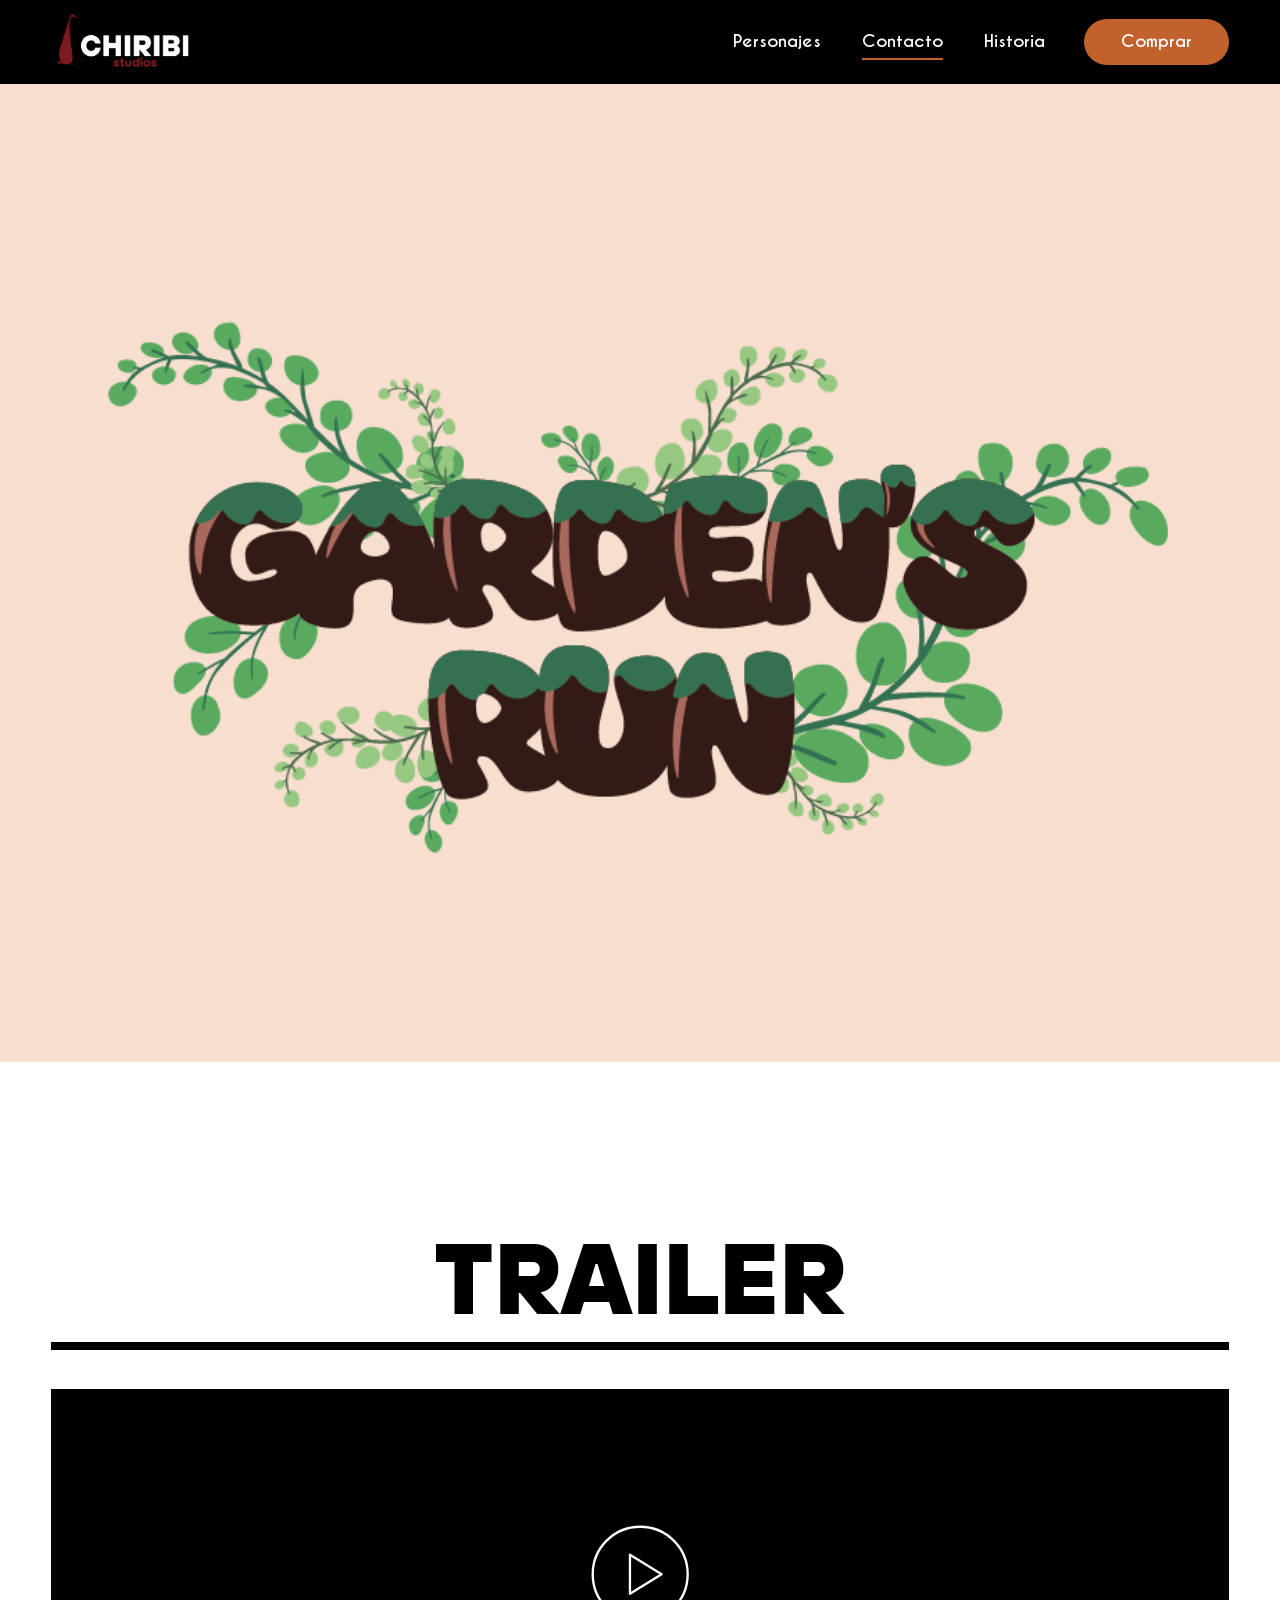
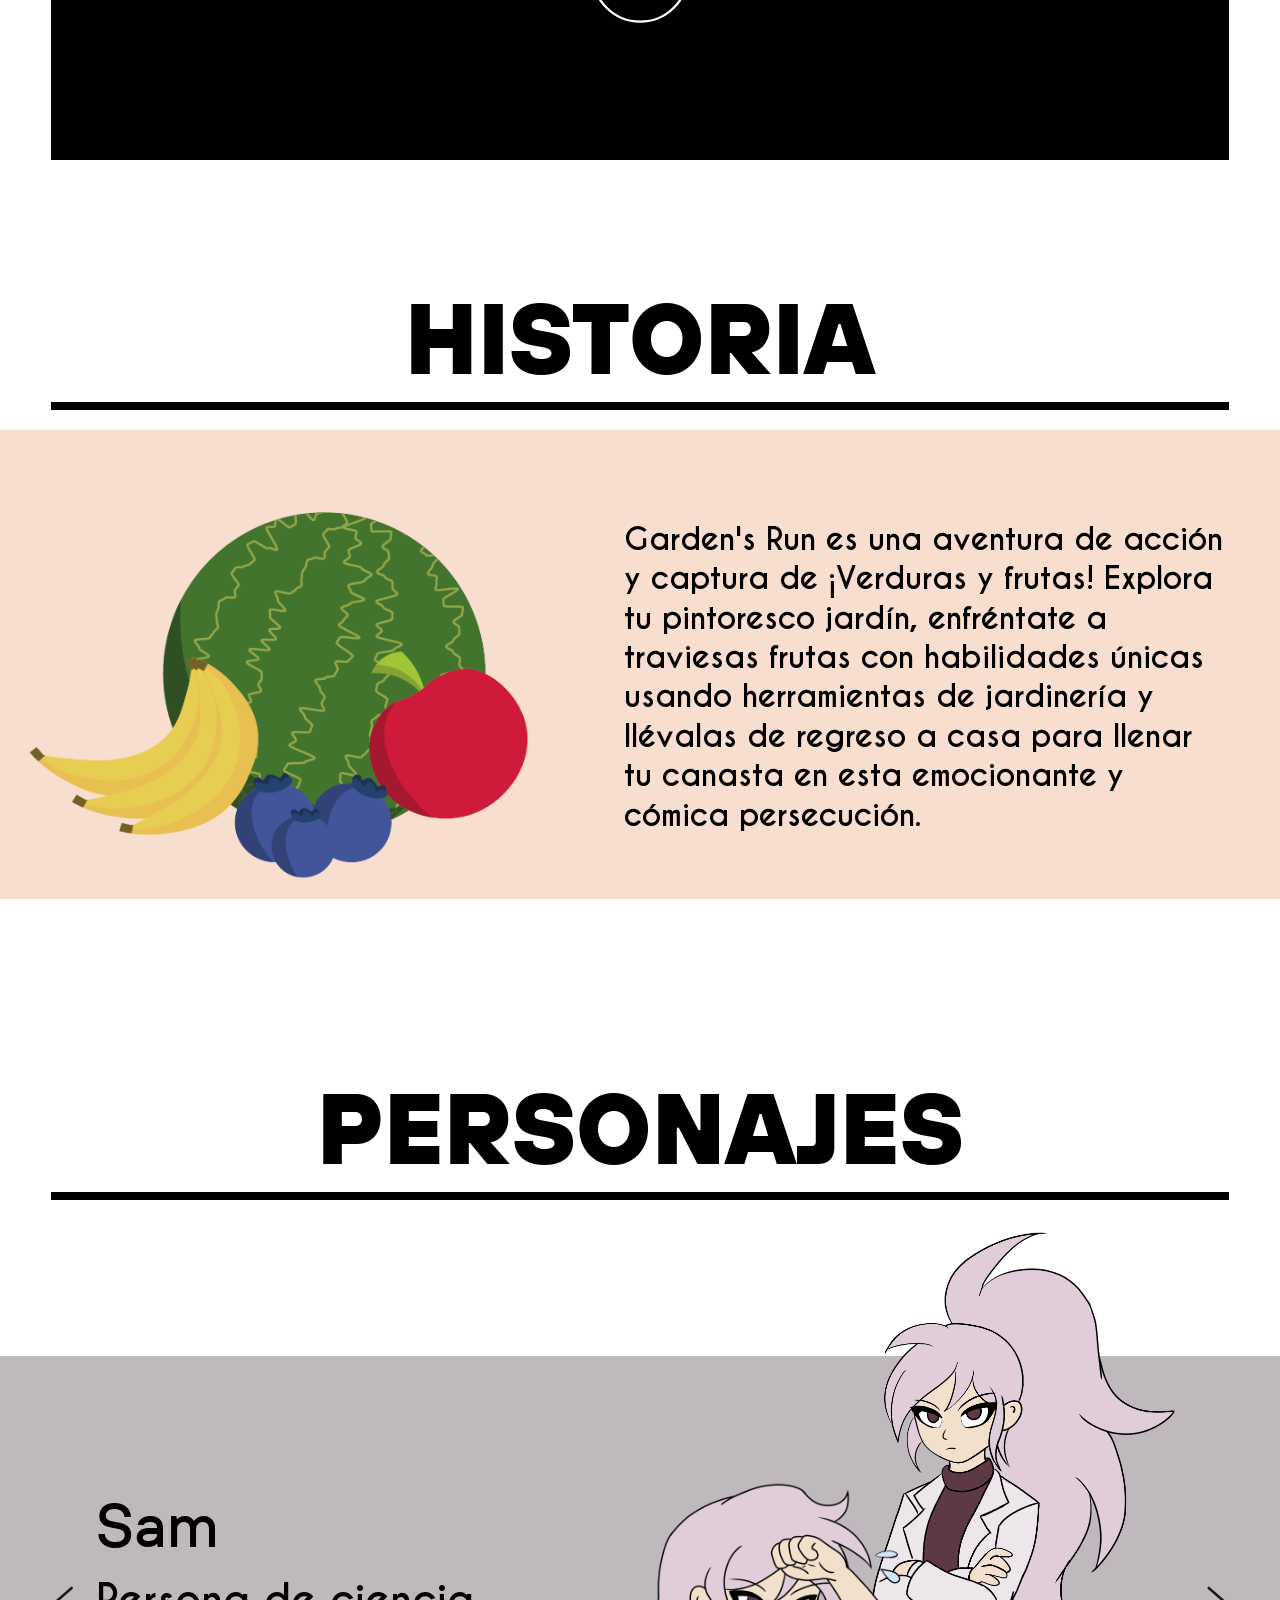
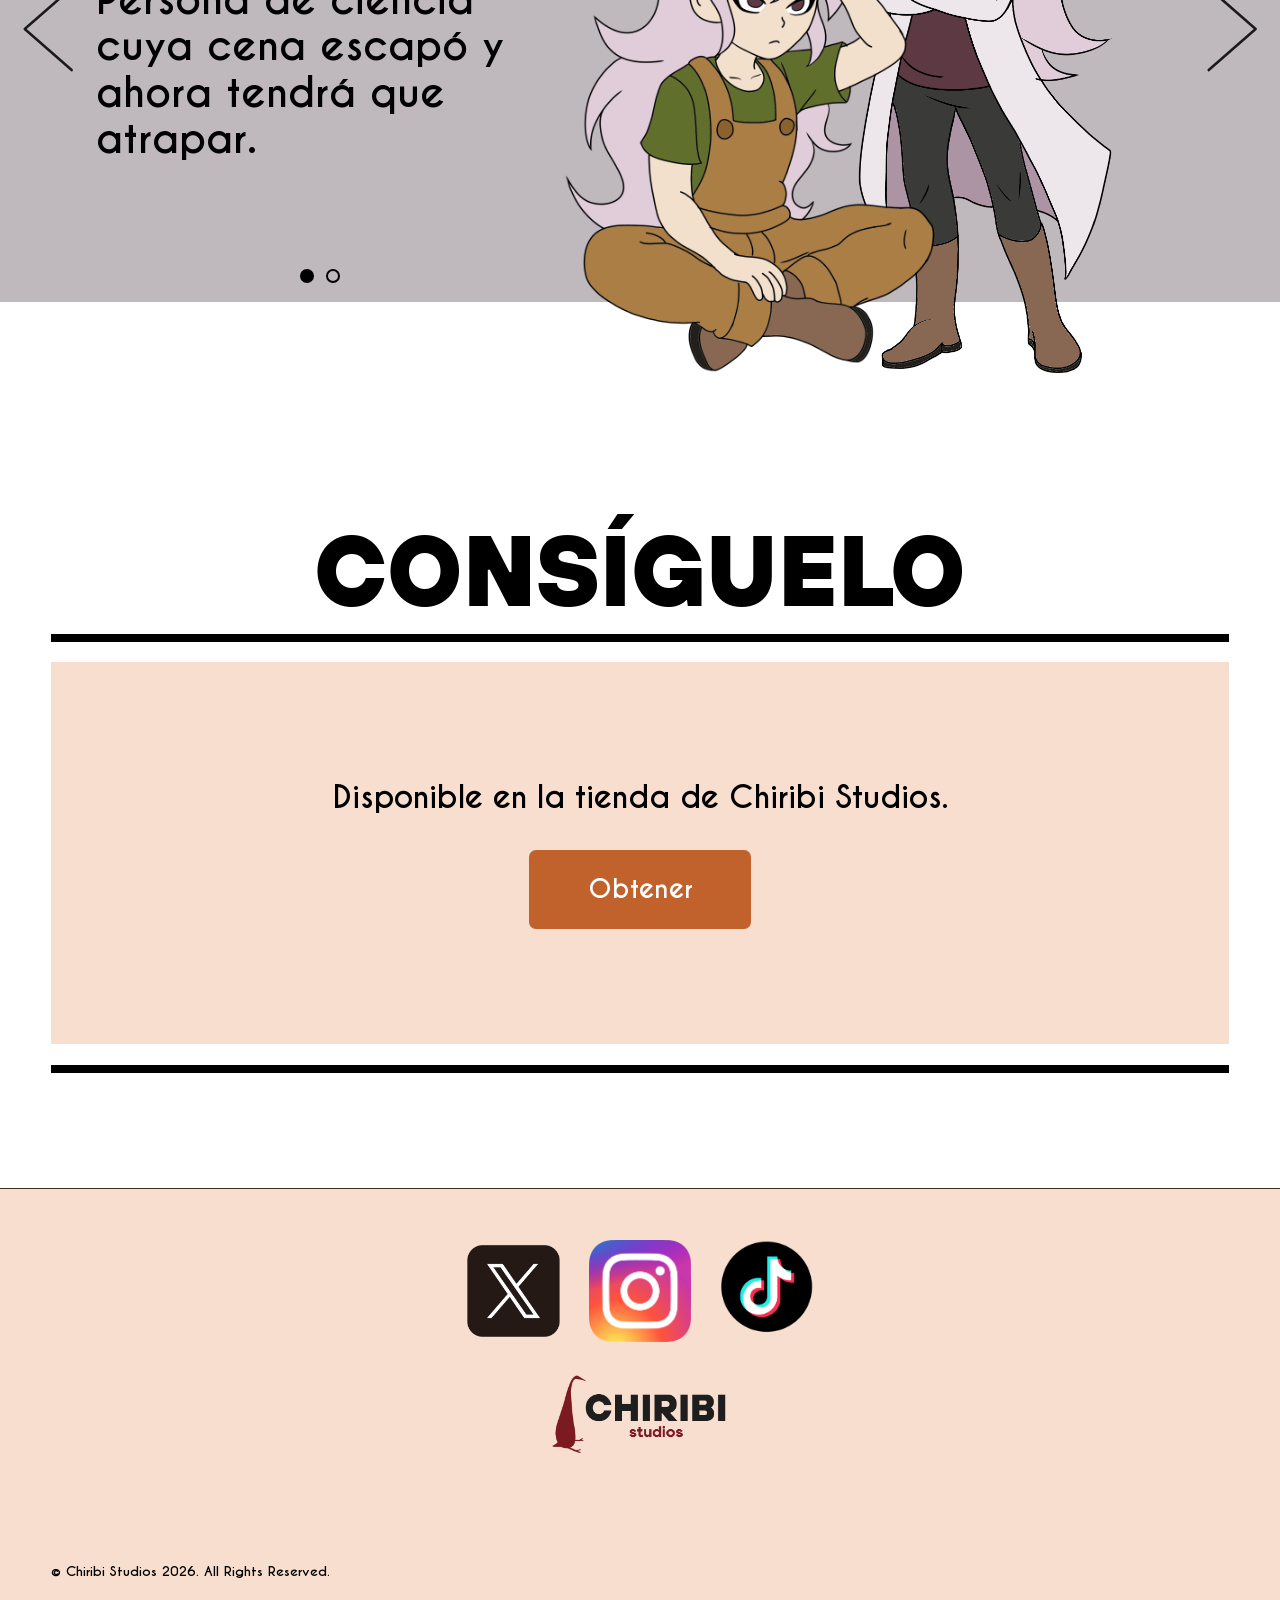
<file: index.html>
<!DOCTYPE html>
<html lang="es">
<head>
  <meta charset="UTF-8">
  <meta name="viewport" content="width=device-width, initial-scale=1">
  <title>Garden's Run</title>
  <meta name="description" content="Garden's Run es una aventura de acción y captura de verduras y frutas.">

  <link rel="stylesheet" href="styles.css">
</head>
<body>
  <a class="skip-link" href="#historia">Saltar al contenido</a>

  <header class="site-header">
    <div class="header-inner">
      <a class="header-logo" href="tienda.html" aria-label="Ir a la tienda de Chiribi Studios">
        <img src="images/chiribi-studios-logo2.png" alt="Chiribi Studios" width="666" height="248">
      </a>
      <nav class="nav" id="menu" aria-label="Principal">
        <a href="#personajes" data-section="personajes">Personajes</a>
        <a href="#contacto" data-section="contacto">Contacto</a>
        <a href="#historia" data-section="historia">Historia</a>
      </nav>
      <a class="btn-buy" href="producto.html">Comprar</a>
      <button class="menu-toggle" id="menuToggle" type="button" aria-expanded="false" aria-controls="menu" aria-label="Abrir menú">
        <span></span><span></span>
      </button>
    </div>
  </header>

  <main>

    <h1 class="sr-only">Garden's Run</h1>
    <section class="hero" aria-label="Garden's Run">
      <img class="hero-logo" src="images/logo-gardens-run.png" width="1400" height="560">
    </section>

    <section class="trailer" id="trailer" aria-labelledby="trailer-title">
      <h2 class="title title-center" id="trailer-title">Trailer</h2>
      <hr class="rule">
      <div class="trailer-box" id="trailerBox">
        <button class="play-btn" id="playBtn" type="button" aria-label="Reproducir tráiler">
          <svg viewBox="0 0 110 110" aria-hidden="true" focusable="false">
            <circle cx="55" cy="55" r="51" fill="none" stroke="currentColor" stroke-width="2.5"/>
            <polygon points="44,34 44,76 78,55" fill="none" stroke="currentColor" stroke-width="2.5" stroke-linejoin="round"/>
          </svg>
        </button>
      </div>
    </section>

    <section class="historia" id="historia" aria-labelledby="historia-title">
      <h2 class="title title-center" id="historia-title">Historia</h2>
      <hr class="rule">
      <div class="historia-band">
        <img class="historia-img" src="images/frutas.png" width="596" height="842">
        <p class="historia-text">
          Garden's Run es una aventura de acción y captura de ¡Verduras y frutas!
          Explora tu pintoresco jardín, enfréntate a traviesas frutas con habilidades
          únicas usando herramientas de jardinería y llévalas de regreso a casa para
          llenar tu canasta en esta emocionante y cómica persecución.
        </p>
      </div>
    </section>

    <section class="personajes" id="personajes" aria-labelledby="personajes-title">
      <h2 class="title title-center" id="personajes-title">Personajes</h2>
      <hr class="rule">

      <div class="gray-band" id="carousel" tabindex="0" role="group" aria-roledescription="carrusel" aria-label="Personajes">
        <div class="slides" id="slides" aria-live="polite">

          <article class="slide is-active" aria-roledescription="diapositiva" aria-label="1 de 2: Sam">
            <div class="char-text">
              <h3 class="char-name">Sam</h3>
              <p class="char-desc">Persona de ciencia cuya cena escapó y ahora tendrá que atrapar.</p>
            </div>
            <div class="chars">
              <img class="char-jar" src="images/sam jar.png" alt="Sam con su traje de jardinería" width="540" height="701">
              <img class="char-lab" src="images/sam lab.png" alt="Sam con su bata de laboratorio" width="480" height="1047">
            </div>
          </article>

          <article class="slide" aria-roledescription="diapositiva" aria-label="2 de 2: Las frutas">
            <div class="char-text">
              <h3 class="char-name">Las frutas</h3>
              <p class="char-desc">Frutas que huyeron de sus macetas para causar caos.</p>
            </div>
            <div class="chars chars-group">
              <img class="char-group" src="images/frutas-grupo.png" width="900" height="700">
            </div>
          </article>

        </div>

        <div class="controls">
          <button class="arrow arrow-prev" id="prevBtn" type="button" aria-label="Personaje anterior">
            <svg viewBox="0 0 84 110" aria-hidden="true" focusable="false"><polyline points="70,6 14,55 70,104" fill="none" stroke="currentColor" stroke-width="3" stroke-linecap="round" stroke-linejoin="round"/></svg>
          </button>
          <div class="dots" id="dots" role="tablist" aria-label="Elegir personaje"></div>
          <button class="arrow arrow-next" id="nextBtn" type="button" aria-label="Personaje siguiente">
            <svg viewBox="0 0 84 110" aria-hidden="true" focusable="false"><polyline points="14,6 70,55 14,104" fill="none" stroke="currentColor" stroke-width="3" stroke-linecap="round" stroke-linejoin="round"/></svg>
          </button>
        </div>
      </div>
    </section>

    <section class="consiguelo" id="consiguelo" aria-labelledby="consiguelo-title">
      <h2 class="title title-center" id="consiguelo-title">Consíguelo</h2>
      <hr class="rule">
      <div class="get-box">
        <p>Disponible en la tienda de Chiribi Studios.</p>
        <a class="btn-get" href="producto.html">Obtener</a>
      </div>
      <hr class="rule rule-bottom">
    </section>
  </main>

  <footer class="site-footer" id="contacto">
    <ul class="socials">
      <li><a href="https://x.com" target="_blank" rel="noopener noreferrer" aria-label="Chiribi Studios en X"><img src="images/social-x.png" alt="" width="121" height="121"></a></li>
      <li><a href="https://www.instagram.com" target="_blank" rel="noopener noreferrer" aria-label="Chiribi Studios en Instagram"><img src="images/social-instagram.png" alt="" width="121" height="121"></a></li>
      <li><a href="https://www.tiktok.com" target="_blank" rel="noopener noreferrer" aria-label="Chiribi Studios en TikTok"><img src="images/social-tiktok.png" alt="" width="121" height="121"></a></li>
    </ul>
    <a class="footer-logo" href="tienda.html" aria-label="Ir a la tienda de Chiribi Studios">
      <img src="images/chiribi-studios-logo.png" alt="Chiribi Studios" width="666" height="248">
    </a>
    <p class="copy">© Chiribi Studios 2026. All Rights Reserved.</p>
  </footer>

  <script src="script.js"></script>
</body>
</html>
</file>
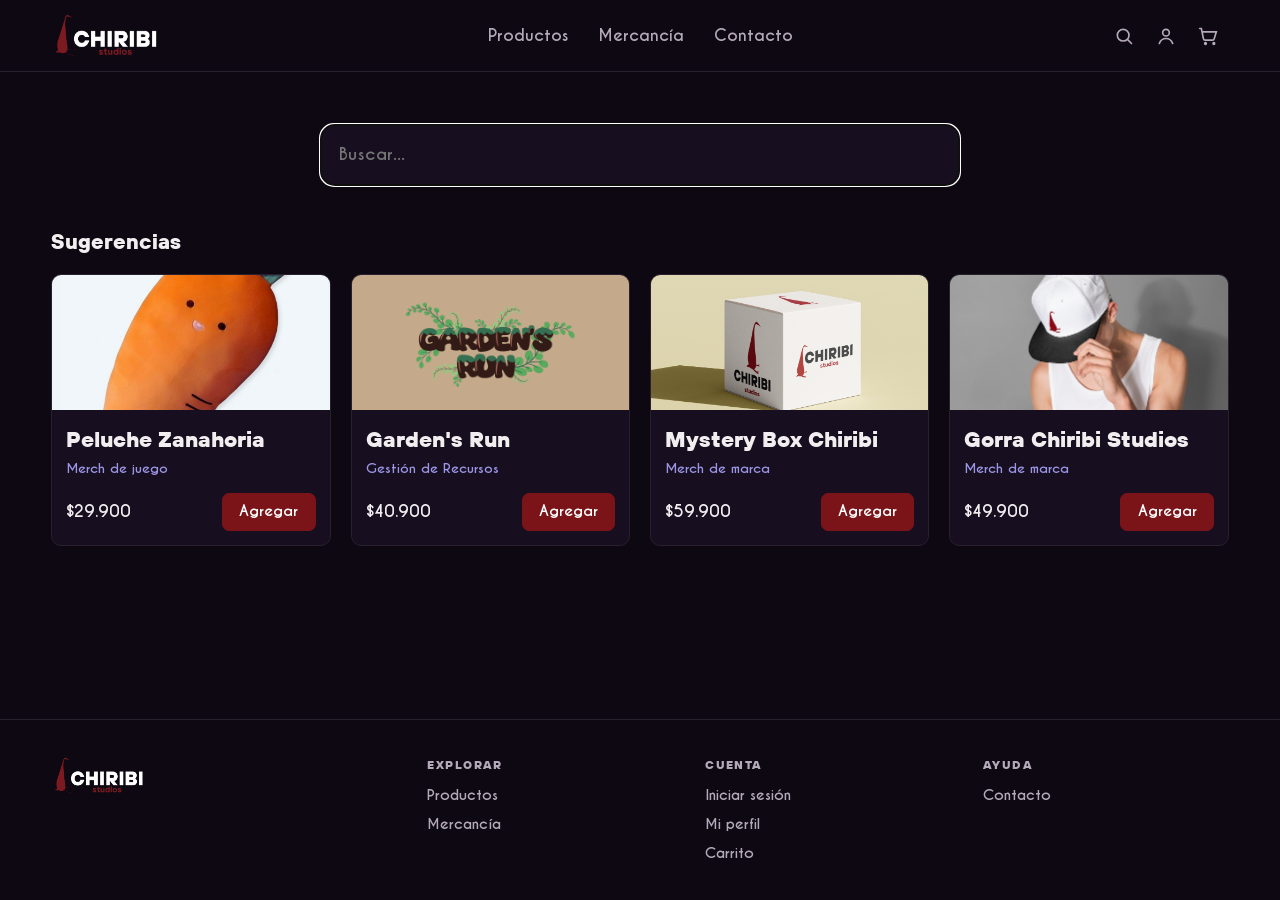
<file: buscar.html>
<!DOCTYPE html>
<html lang="es">
<head>
  <meta charset="UTF-8">
  <meta name="viewport" content="width=device-width, initial-scale=1">
  <title>Buscar</title>
  <link rel="stylesheet" href="store.css">
</head>
<body data-page="buscar">
  <div id="siteHeader"></div>
  <main>
    <div class="wrap page">
      <form class="search" onsubmit="return false">
        <input id="q" type="search" placeholder="Buscar..." autocomplete="off" autofocus>
      </form>
      <h2 class="section" id="resultsTitle" style="padding:0;font-size:1.3rem;margin-bottom:18px"></h2>
      <div class="grid" id="resultsGrid"></div>
    </div>
  </main>
  <div id="siteFooter"></div>
  <div id="toast" role="status"></div>
  <script src="store.js"></script>
</body>
</html>
</file>
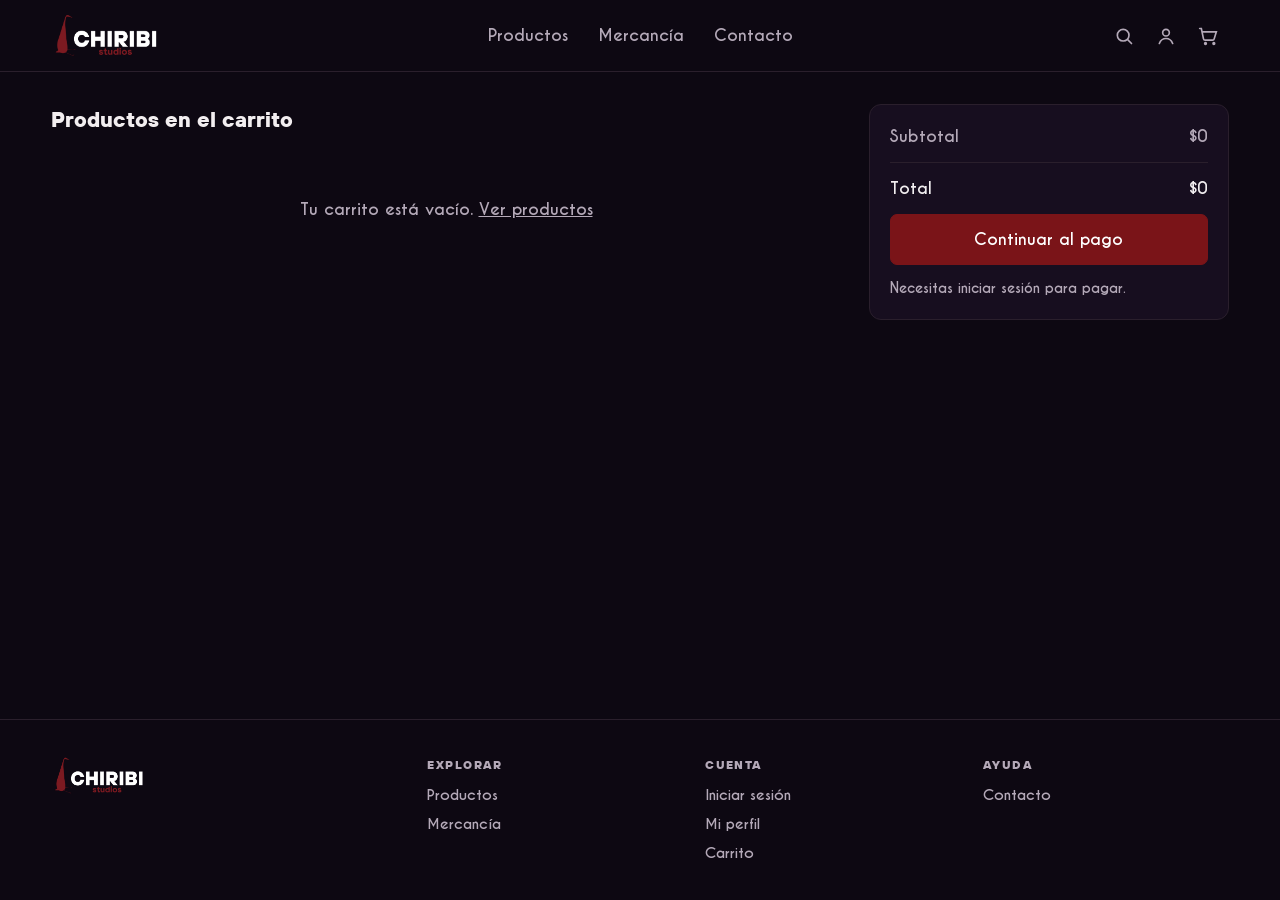
<file: carrito.html>
<!DOCTYPE html>
<html lang="es">
<head>
  <meta charset="UTF-8">
  <meta name="viewport" content="width=device-width, initial-scale=1">
  <title>Carrito</title>
  <link rel="stylesheet" href="store.css">
</head>
<body data-page="carrito">
  <div id="siteHeader"></div>
  <main>
    <div class="wrap page">
      <div class="checkout">
        <section>
          <h1>Productos en el carrito</h1>
          <div id="cartList"></div>
        </section>
        <aside class="summary">
          <div><span>Subtotal</span><span id="subtotal"></span></div>
          <div class="total"><b>Total</b><b id="total"></b></div>
          <button class="btn big full" id="goPay">Continuar al pago</button>
          <p class="note">Necesitas iniciar sesión para pagar.</p>
        </aside>
      </div>
    </div>
  </main>
  <div id="siteFooter"></div>
  <div id="toast" role="status"></div>
  <script src="store.js"></script>
</body>
</html>
</file>
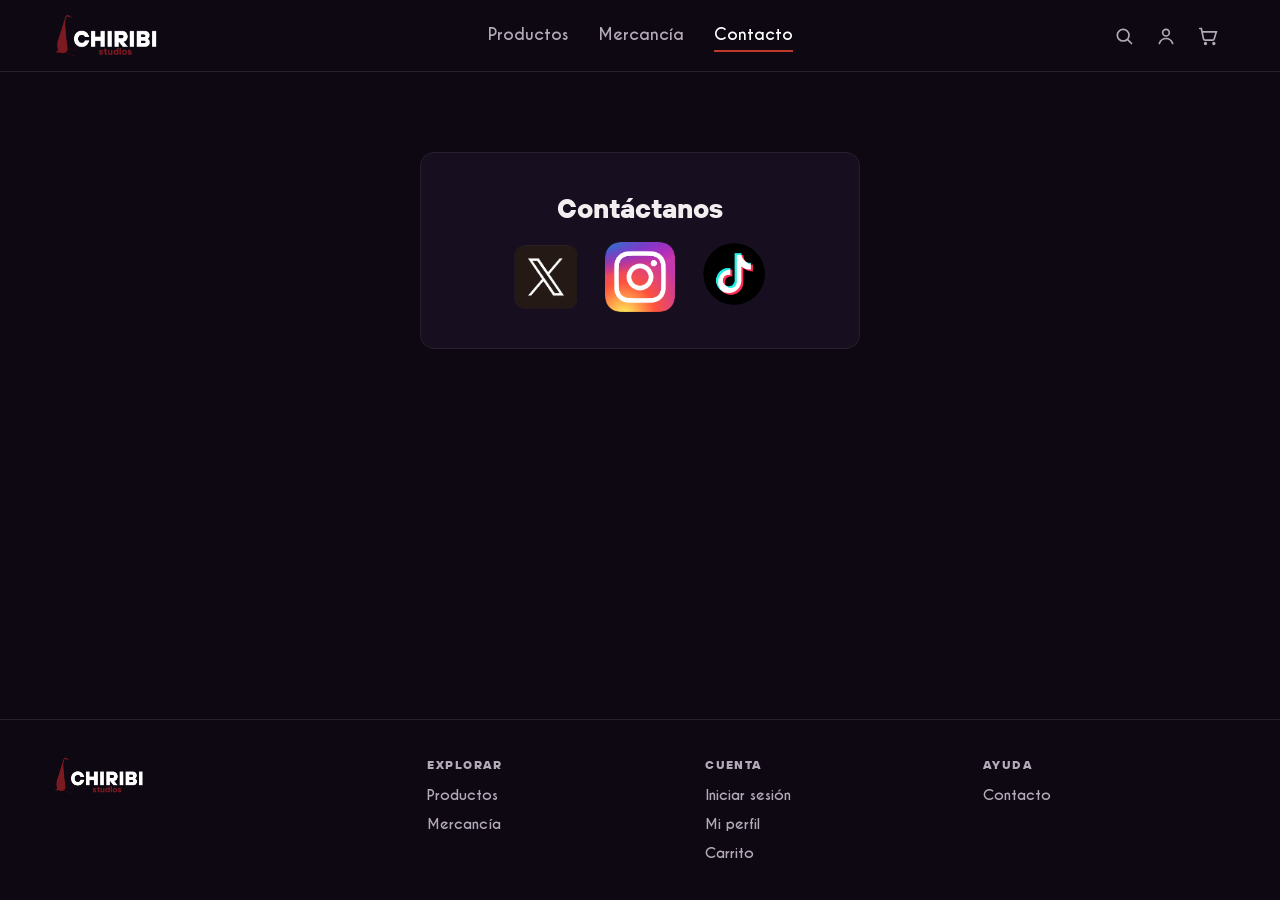
<file: contacto.html>
<!DOCTYPE html>
<html lang="es">
<head>
  <meta charset="UTF-8">
  <meta name="viewport" content="width=device-width, initial-scale=1">
  <title>Contacto — Chiribi Studios</title>
  <link rel="stylesheet" href="store.css">
</head>
<body data-page="contacto">
  <div id="siteHeader"></div>
  <main>
    <div class="center">
      <div class="box">
        <h1>Contáctanos</h1>
        <div class="socials">
          <a href="https://x.com" target="_blank"><img src="images/social-x.png" alt="X"></a>
          <a href="https://www.instagram.com" target="_blank"><img src="images/social-instagram.png" alt="Instagram"></a>
          <a href="https://www.tiktok.com" target="_blank"><img src="images/social-tiktok.png" alt="TikTok"></a>
        </div>
      </div>
    </div>
  </main>
  <div id="siteFooter"></div>
  <div id="toast" role="status"></div>
  <script src="store.js"></script>
</body>
</html>
</file>
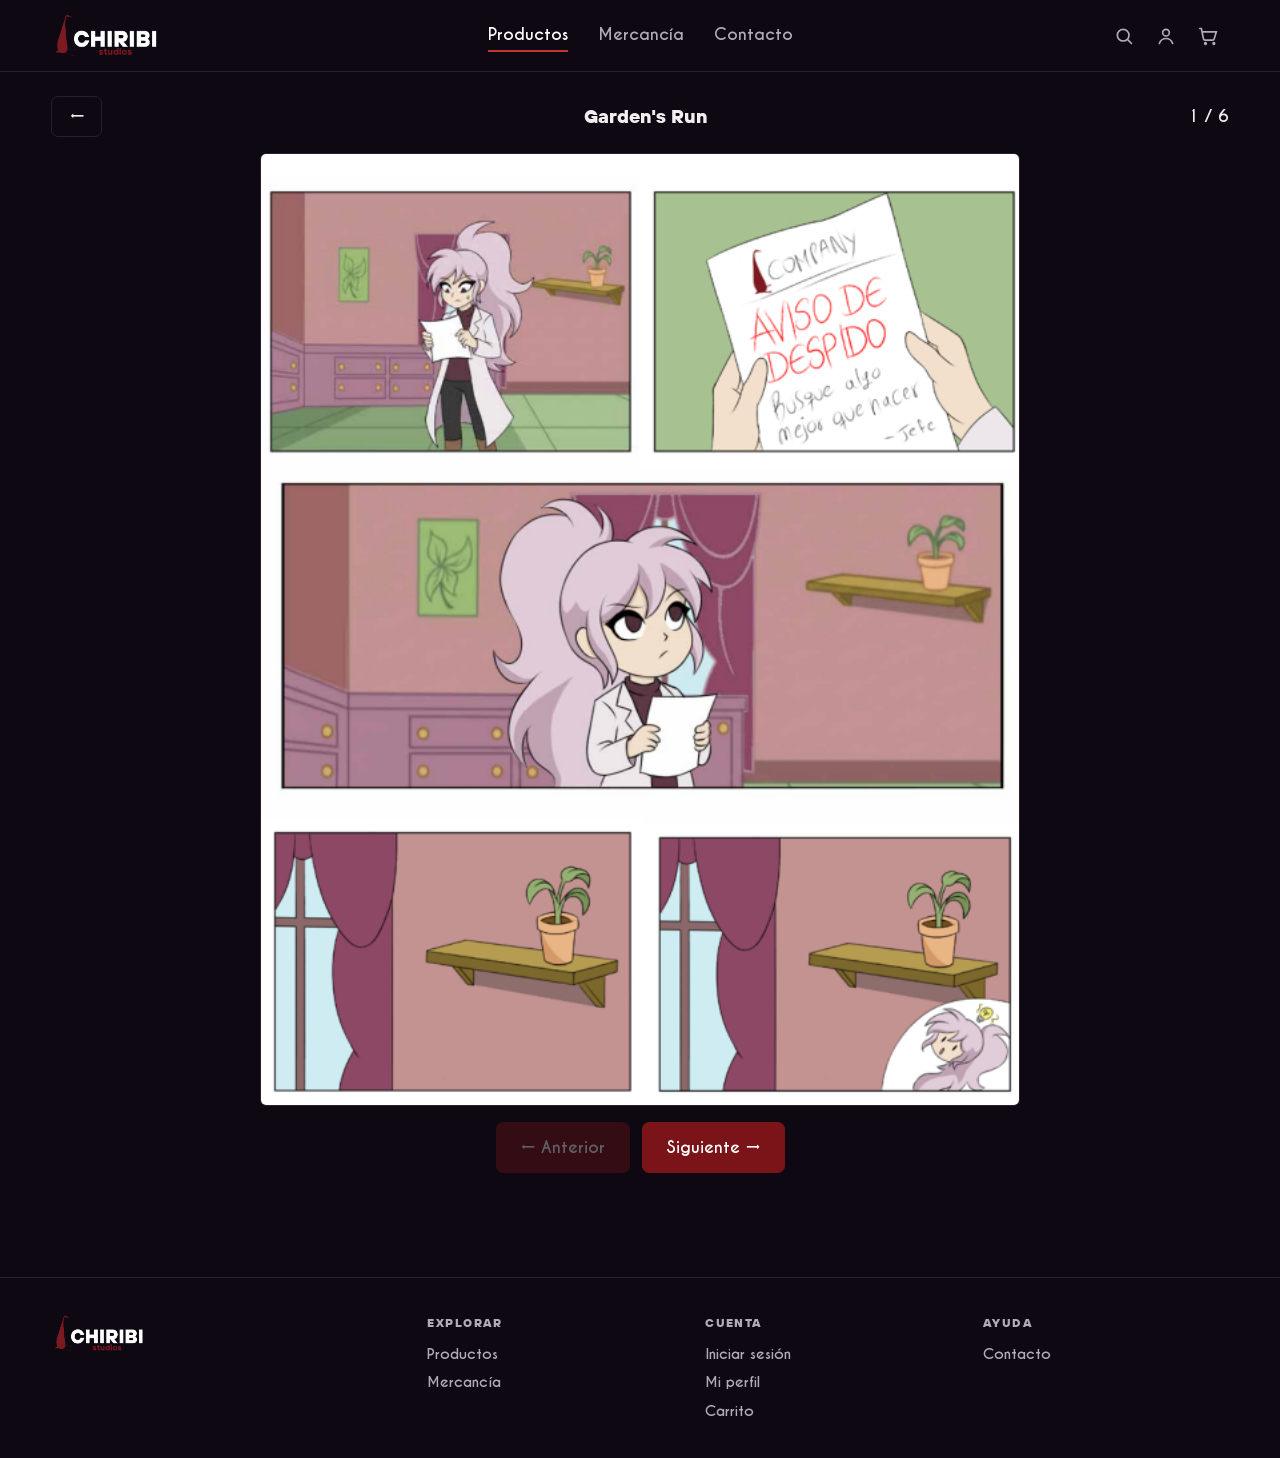
<file: lector.html>
<!DOCTYPE html>
<html lang="es">
<head>
  <meta charset="UTF-8">
  <meta name="viewport" content="width=device-width, initial-scale=1">
  <title>Cómic</title>
  <link rel="stylesheet" href="store.css">
</head>
<body data-page="lector">
  <div id="siteHeader"></div>
  <main>
    <div class="wrap reader">
      <div class="reader-bar">
        <a class="btn ghost" id="backBtn" href="productos.html#expansiones">←</a>
        <h1 id="comicTitle"></h1>
        <span id="pageNum"></span>
      </div>
      <img id="pageImg" alt="Página del cómic">
      <div class="reader-nav">
        <button class="btn big" id="prev">← Anterior</button>
        <button class="btn big" id="next">Siguiente →</button>
      </div>
    </div>
  </main>
  <div id="siteFooter"></div>
  <div id="toast" role="status"></div>
  <script src="store.js"></script>
</body>
</html>
</file>
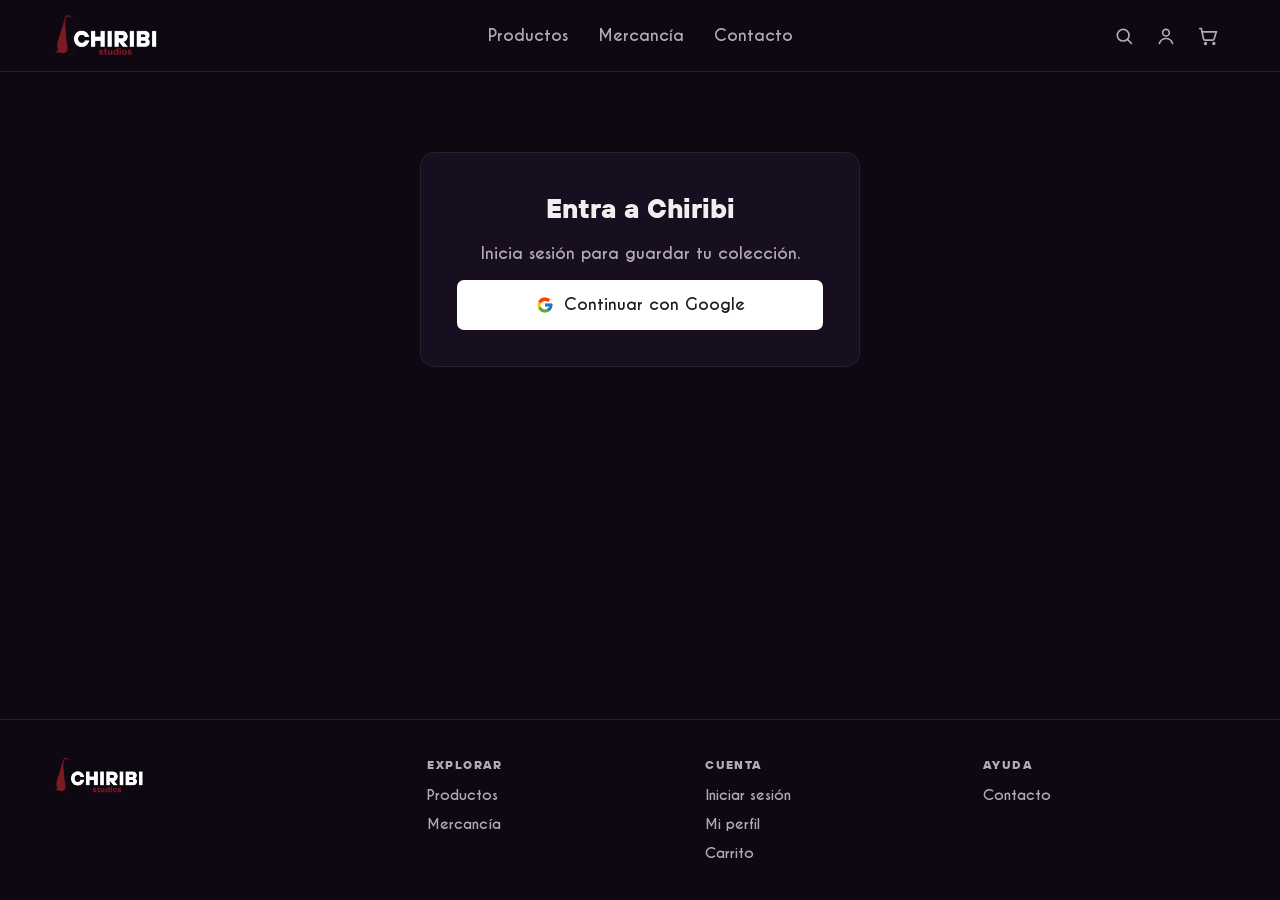
<file: login.html>
<!DOCTYPE html>
<html lang="es">
<head>
  <meta charset="UTF-8">
  <meta name="viewport" content="width=device-width, initial-scale=1">
  <title>Iniciar sesión — Chiribi Studios</title>
  <link rel="stylesheet" href="store.css">
</head>
<body data-page="login">
  <div id="siteHeader"></div>
  <main>
    <div class="center">
      <div class="box">
        <h1>Entra a Chiribi</h1>
        <p>Inicia sesión para guardar tu colección.</p>
        <button class="google" id="googleBtn"><svg viewBox="0 0 48 48"><path fill="#FFC107" d="M43.6 20.5H42V20H24v8h11.3C33.9 32.9 29.4 36 24 36c-6.6 0-12-5.4-12-12s5.4-12 12-12c3.1 0 5.8 1.1 8 3l5.7-5.7C34.6 6.1 29.6 4 24 4 12.9 4 4 12.9 4 24s8.9 20 20 20 20-8.9 20-20c0-1.3-.1-2.7-.4-3.5z"/><path fill="#FF3D00" d="M6.3 14.7l6.6 4.8C14.6 15.9 18.9 13 24 13c3.1 0 5.8 1.1 8 3l5.7-5.7C34.6 6.1 29.6 4 24 4 16.3 4 9.7 8.3 6.3 14.7z"/><path fill="#4CAF50" d="M24 44c5.5 0 10.4-1.9 14.2-5.1l-6.6-5.4C29.6 35.4 26.9 36 24 36c-5.3 0-9.8-3.1-11.3-7.8l-6.6 5.1C9.6 39.6 16.2 44 24 44z"/><path fill="#1976D2" d="M43.6 20.5H42V20H24v8h11.3c-1 3-3.1 5.4-5.9 6.9l6.6 5.4C39.8 37.1 44 31.1 44 24c0-1.3-.1-2.7-.4-3.5z"/></svg> Continuar con Google</button>
      </div>
    </div>
  </main>
  <div id="siteFooter"></div>
  <div id="toast" role="status"></div>
  <dialog id="googleDialog">
    <h2>Elige una cuenta</h2>
    <p class="note sim"></p>
    <button class="account" id="demoAccount"><span class="avatar" id="demoAvatar"></span><span><b id="demoName"></b><small id="demoMail"></small></span></button>
    <button class="account" id="otherBtn"><span class="avatar">+</span><span><b>Usar otra cuenta</b></span></button>
    <form class="form" id="otherForm" novalidate hidden>
      <label>Nombre<input id="otherName" autocomplete="off" placeholder="Tu nombre"></label>
      <label>Correo<input id="otherMail" type="email" autocomplete="off" placeholder="tucorreo@ejemplo.com"></label>
      <small class="err" id="otherErr"></small>
      <button class="btn big full">Continuar</button>
    </form>
    <div class="row"><button class="btn ghost big" id="googleCancel">Cancelar</button></div>
  </dialog>
  <script src="store.js"></script>
</body>
</html>
</file>
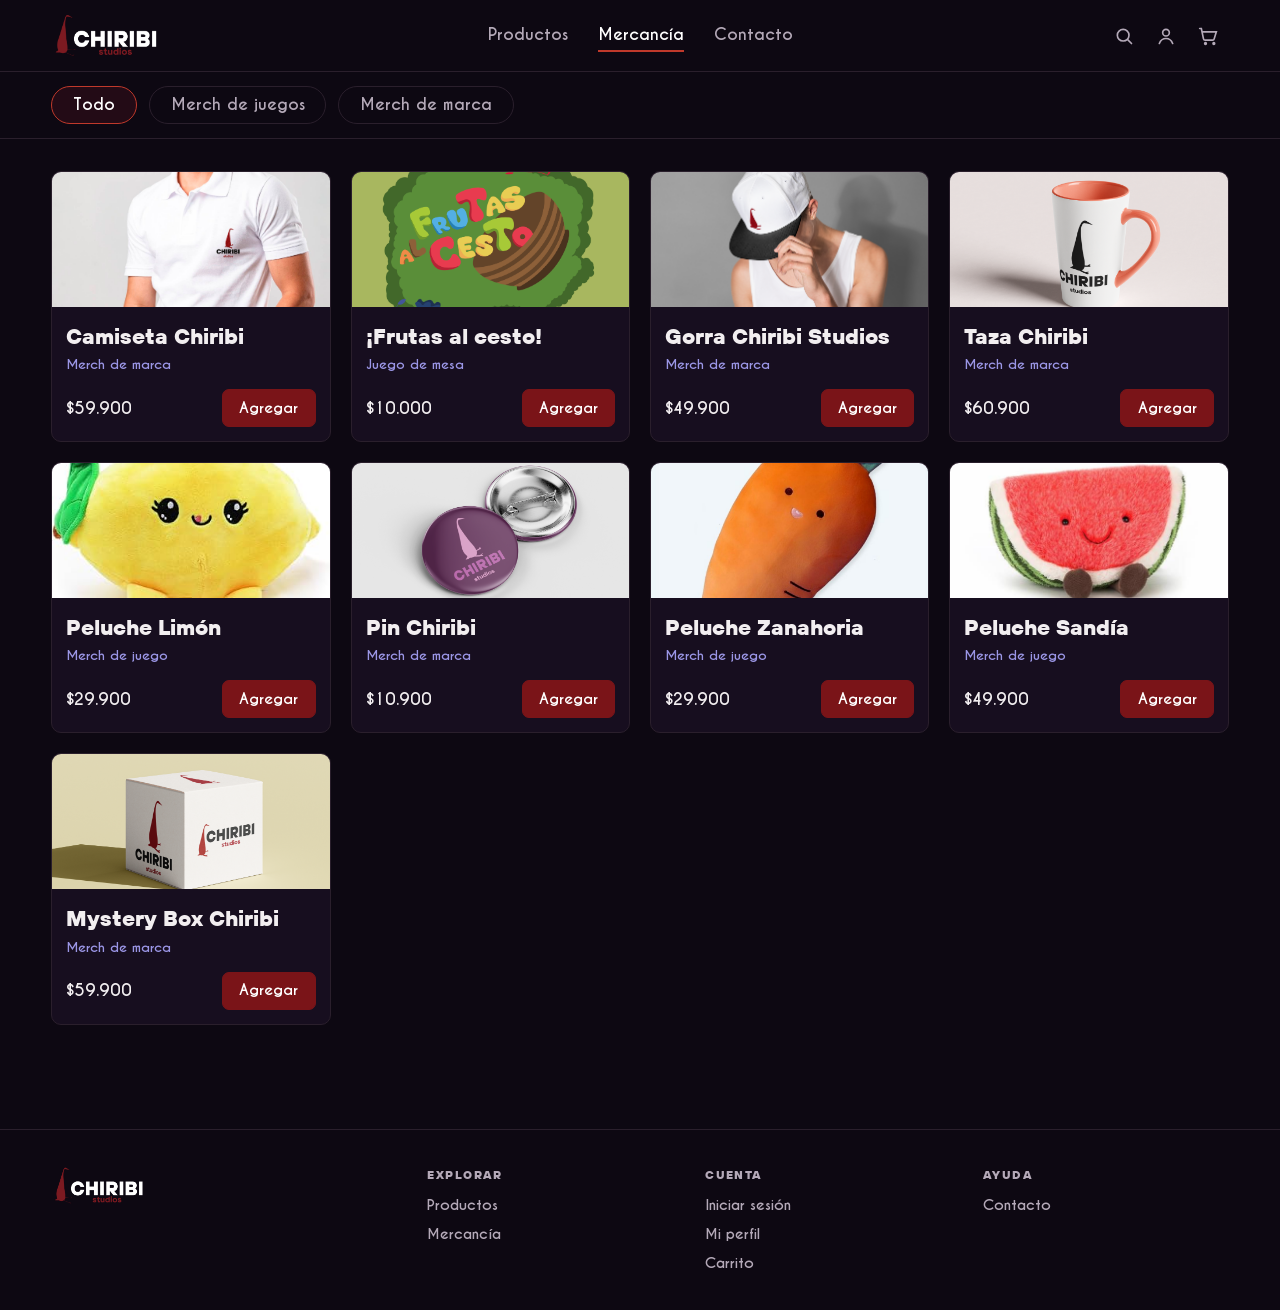
<file: mercancia.html>
<!DOCTYPE html>
<html lang="es">
<head>
  <meta charset="UTF-8">
  <meta name="viewport" content="width=device-width, initial-scale=1">
  <title>Mercancía — Chiribi Studios</title>
  <link rel="stylesheet" href="store.css">
</head>
<body data-page="mercancia">
  <div id="siteHeader"></div>
  <main>
    <div class="tabs"><div class="wrap"><button data-tab="todo">Todo</button><button data-tab="juegos">Merch de juegos</button><button data-tab="marca">Merch de marca</button></div></div>
    <div class="wrap page">
      <div class="grid" id="catalogGrid"></div>
    </div>
  </main>
  <div id="siteFooter"></div>
  <div id="toast" role="status"></div>
  <script src="store.js"></script>
</body>
</html>
</file>
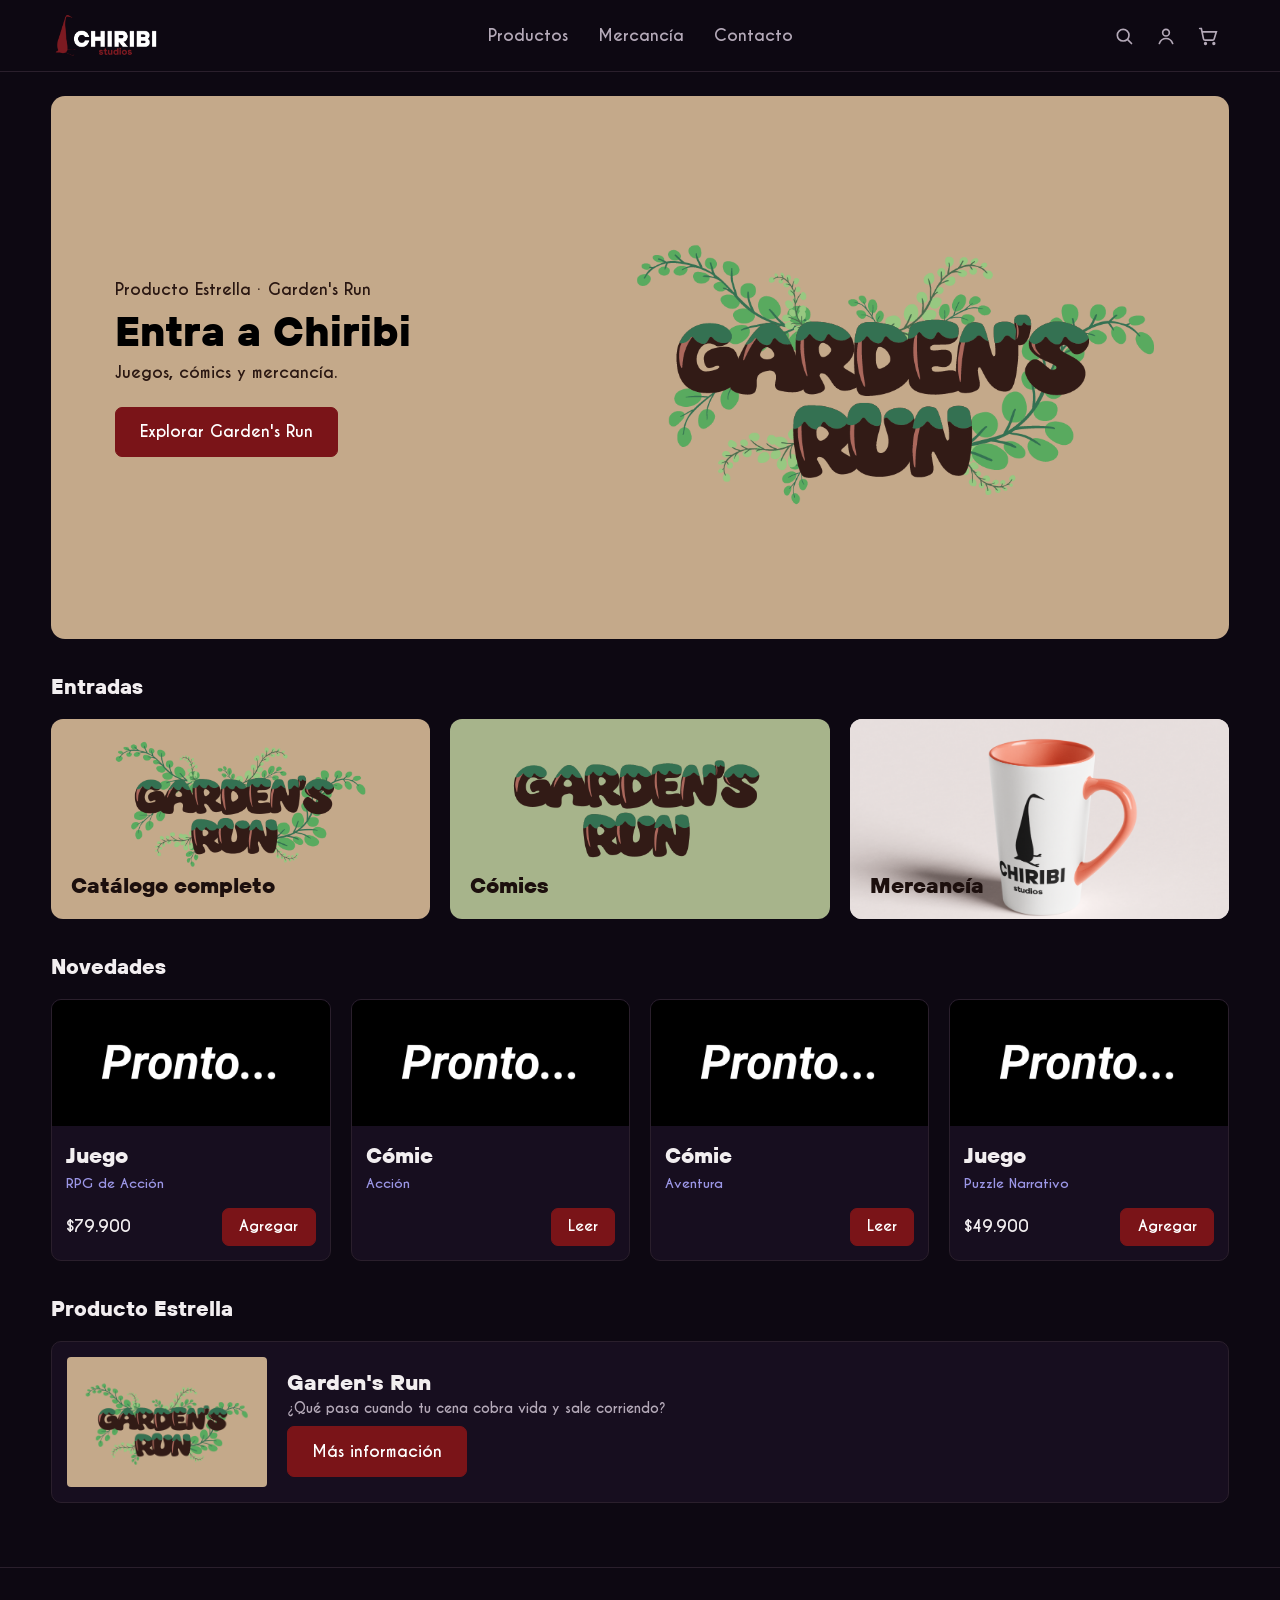
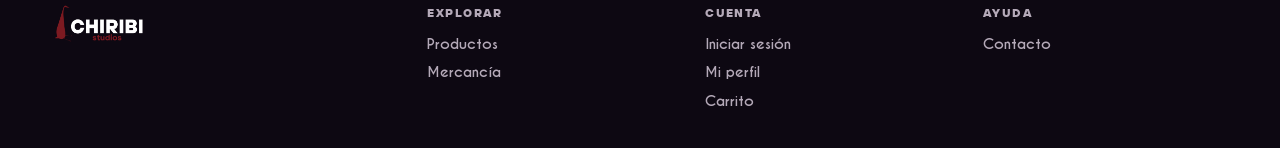
<file: pago-realizado.html>
<!DOCTYPE html>
<html lang="es">
<head>
  <meta charset="UTF-8">
  <meta name="viewport" content="width=device-width, initial-scale=1">
  <title>Pago realizado</title>
  <link rel="stylesheet" href="store.css">
</head>
<body data-page="pago-realizado">
  <div id="siteHeader"></div>
  <main>
    <div class="center">
      <div class="box plain">
        <div class="check">✓</div>
        <h1>¡Orden Completa!</h1>
        <p id="orderId" style="color:var(--text)"></p>
        <p id="orderInfo"></p>
        <a class="btn big" href="tienda.html">Volver al inicio</a>
      </div>
    </div>
  </main>
  <div id="siteFooter"></div>
  <div id="toast" role="status"></div>
  <script src="store.js"></script>
</body>
</html>
</file>
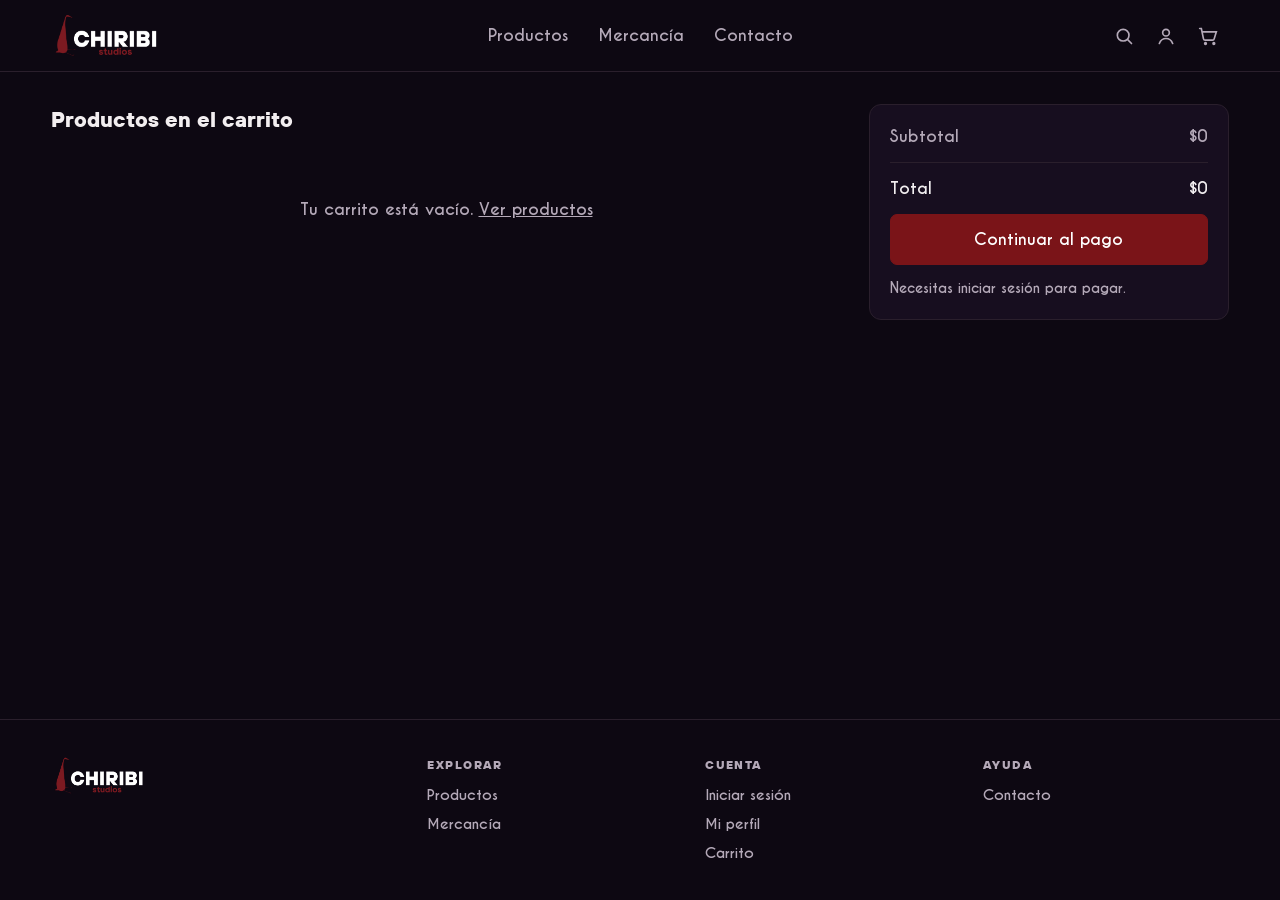
<file: pago.html>
<!DOCTYPE html>
<html lang="es">
<head>
  <meta charset="UTF-8">
  <meta name="viewport" content="width=device-width, initial-scale=1">
  <title>Método de pago</title>
  <link rel="stylesheet" href="store.css">
</head>
<body data-page="pago">
  <div id="siteHeader"></div>
  <main>
    <div class="wrap page">
      <div class="checkout">
        <section>
          <h1>Método de pago</h1>
          <div class="pay-methods">
            <button class="method active" data-method="tarjeta">Tarjeta</button>
            <button class="method" data-method="pse">PSE</button>
          </div>
          <form class="form" id="payForm" novalidate>
            <div class="form" id="paneCard">
              <label>Número de tarjeta<input id="cardNumber" inputmode="numeric" autocomplete="off" placeholder="0000 0000 0000 0000"><small class="err" id="cardNumberErr"></small></label>
              <label>Nombre del titular<input id="cardName" autocomplete="off" placeholder="Como aparece en la tarjeta"><small class="err" id="cardNameErr"></small></label>
              <div class="row">
                <label>Vencimiento<input id="cardExp" inputmode="numeric" autocomplete="off" placeholder="MM/AA"><small class="err" id="cardExpErr"></small></label>
                <label>CVV<input id="cardCvv" inputmode="numeric" autocomplete="off" placeholder="123"><small class="err" id="cardCvvErr"></small></label>
              </div>
            </div>
            <div class="form" id="panePse" hidden>
              <label>Banco<select id="bank"><option value="">Elige tu banco</option><option>Bancolombia</option><option>Davivienda</option><option>Banco de Bogotá</option><option>Nequi</option></select><small class="err" id="bankErr"></small></label>
              <label>Correo electrónico<input id="pseMail" type="email" autocomplete="off" placeholder="tucorreo@ejemplo.com"><small class="err" id="pseMailErr"></small></label>
            </div>
          </form>
        </section>
        <aside class="summary">
          <div><span>Subtotal</span><span id="subtotal"></span></div>
          <div class="total"><b>Total</b><b id="total"></b></div>
          <button class="btn big full" id="confirmPay" form="payForm">Confirmar pago</button>
        </aside>
      </div>
    </div>
  </main>
  <div id="siteFooter"></div>
  <div id="toast" role="status"></div>
  <script src="store.js"></script>
</body>
</html>
</file>
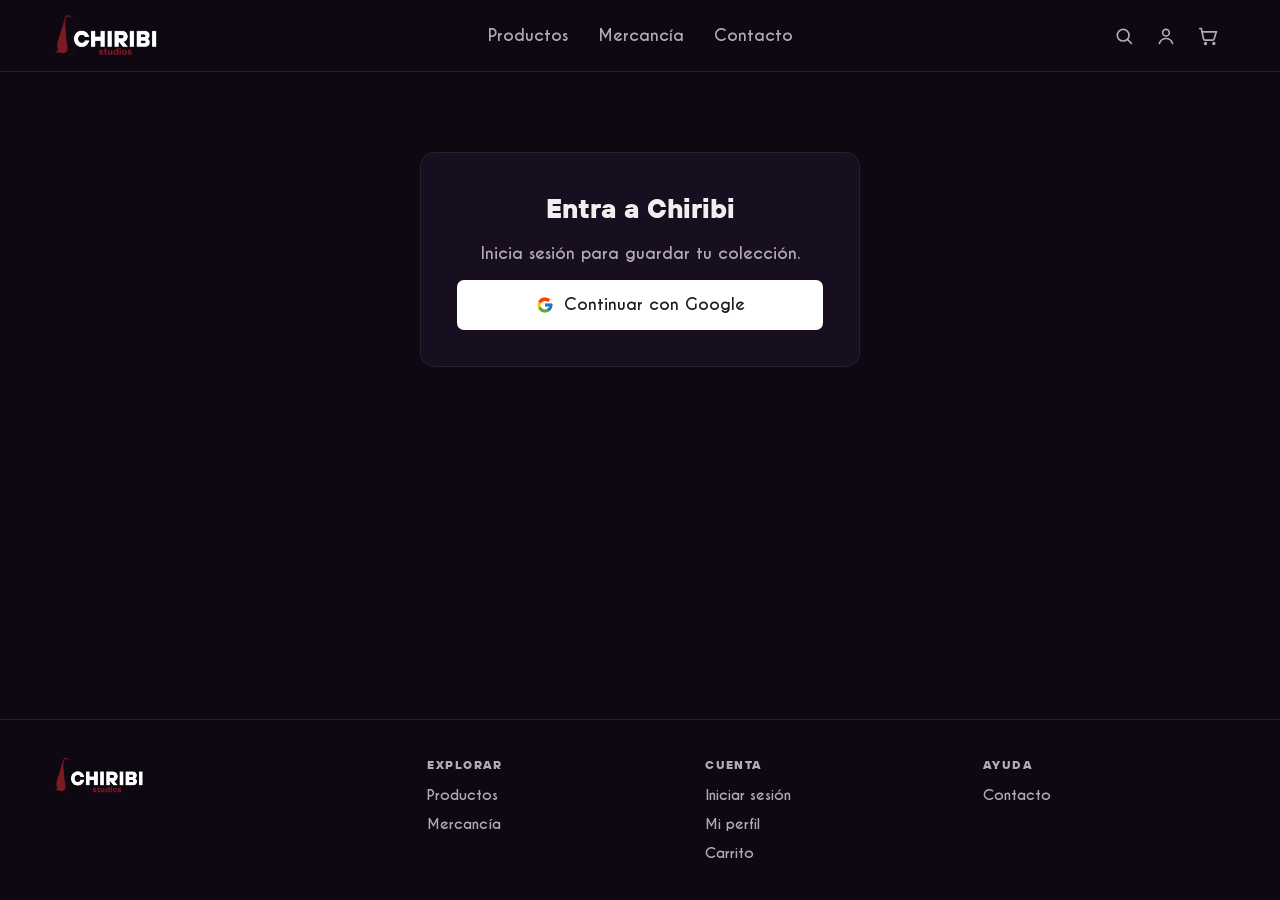
<file: perfil.html>
<!DOCTYPE html>
<html lang="es">
<head>
  <meta charset="UTF-8">
  <meta name="viewport" content="width=device-width, initial-scale=1">
  <title>Mi perfil — Chiribi Studios</title>
  <link rel="stylesheet" href="store.css">
</head>
<body data-page="perfil">
  <div id="siteHeader"></div>
  <main>
    <div class="wrap">
      <div class="profile-head">
        <div class="avatar" id="avatar"></div>
        <div><h1 id="profileName"></h1><p id="profileMail"></p></div>
        <button class="btn outline" id="logoutBtn">Cerrar sesión</button>
      </div>
      <div class="profile-body">
        <nav class="side">
          <span class="active">Mis Productos</span>
          <button class="danger" id="deleteOpen">Eliminar cuenta</button>
        </nav>
        <div class="grid" id="ownedGrid"></div>
      </div>
    </div>
  </main>
  <div id="siteFooter"></div>
  <div id="toast" role="status"></div>
  <dialog id="deleteDialog">
    <h2>¿Eliminar tu cuenta?</h2>
    <p>Perderás tu colección de juegos, tu historial de compras y los datos de tu cuenta. Esta acción no se puede deshacer.</p>
    <div class="row">
      <button class="btn ghost big" id="deleteCancel">Cancelar</button>
      <button class="btn outline big" id="deleteConfirm">Eliminar cuenta</button>
    </div>
  </dialog>
  <script src="store.js"></script>
</body>
</html>
</file>
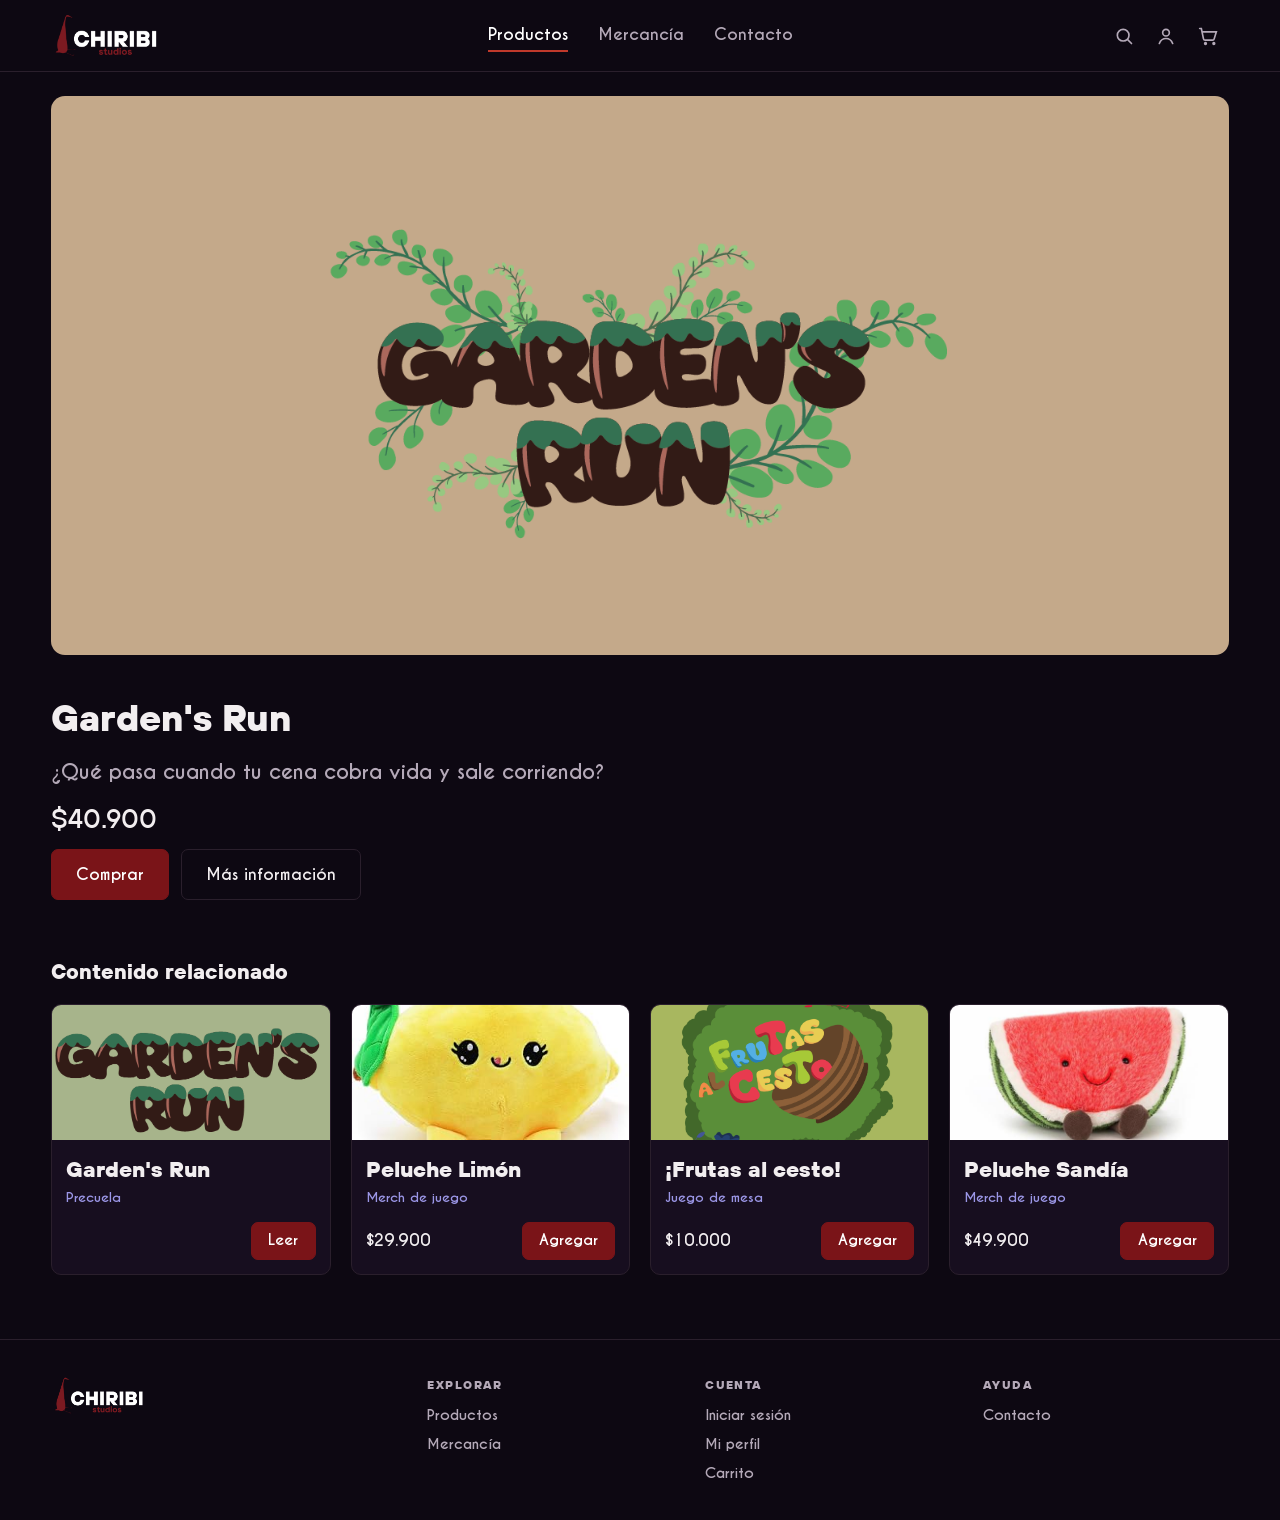
<file: producto.html>
<!DOCTYPE html>
<html lang="es">
<head>
  <meta charset="UTF-8">
  <meta name="viewport" content="width=device-width, initial-scale=1">
  <title>Garden's Run — Chiribi Studios</title>
  <link rel="stylesheet" href="store.css">
</head>
<body data-page="producto">
  <div id="siteHeader"></div>
  <main>
    <div class="wrap">
      <div class="banner"><img src="images/logo-gardens-run.png" alt="Garden's Run"></div>
      <section class="product">
        <h1>Garden's Run</h1>
        <p class="note" style="font-size:1.25rem">¿Qué pasa cuando tu cena cobra vida y sale corriendo?</p>
        <p class="price" id="productPrice"></p>
        <div class="actions">
          <button class="btn big" id="buyBtn">Comprar</button>
          <a class="btn ghost big" href="index.html">Más información</a>
        </div>
      </section>
      <section class="section" style="padding-top:56px">
        <h2>Contenido relacionado</h2>
        <div class="grid" id="relatedGrid"></div>
      </section>
    </div>
  </main>
  <div id="siteFooter"></div>
  <div id="toast" role="status"></div>
  <script src="store.js"></script>
</body>
</html>
</file>
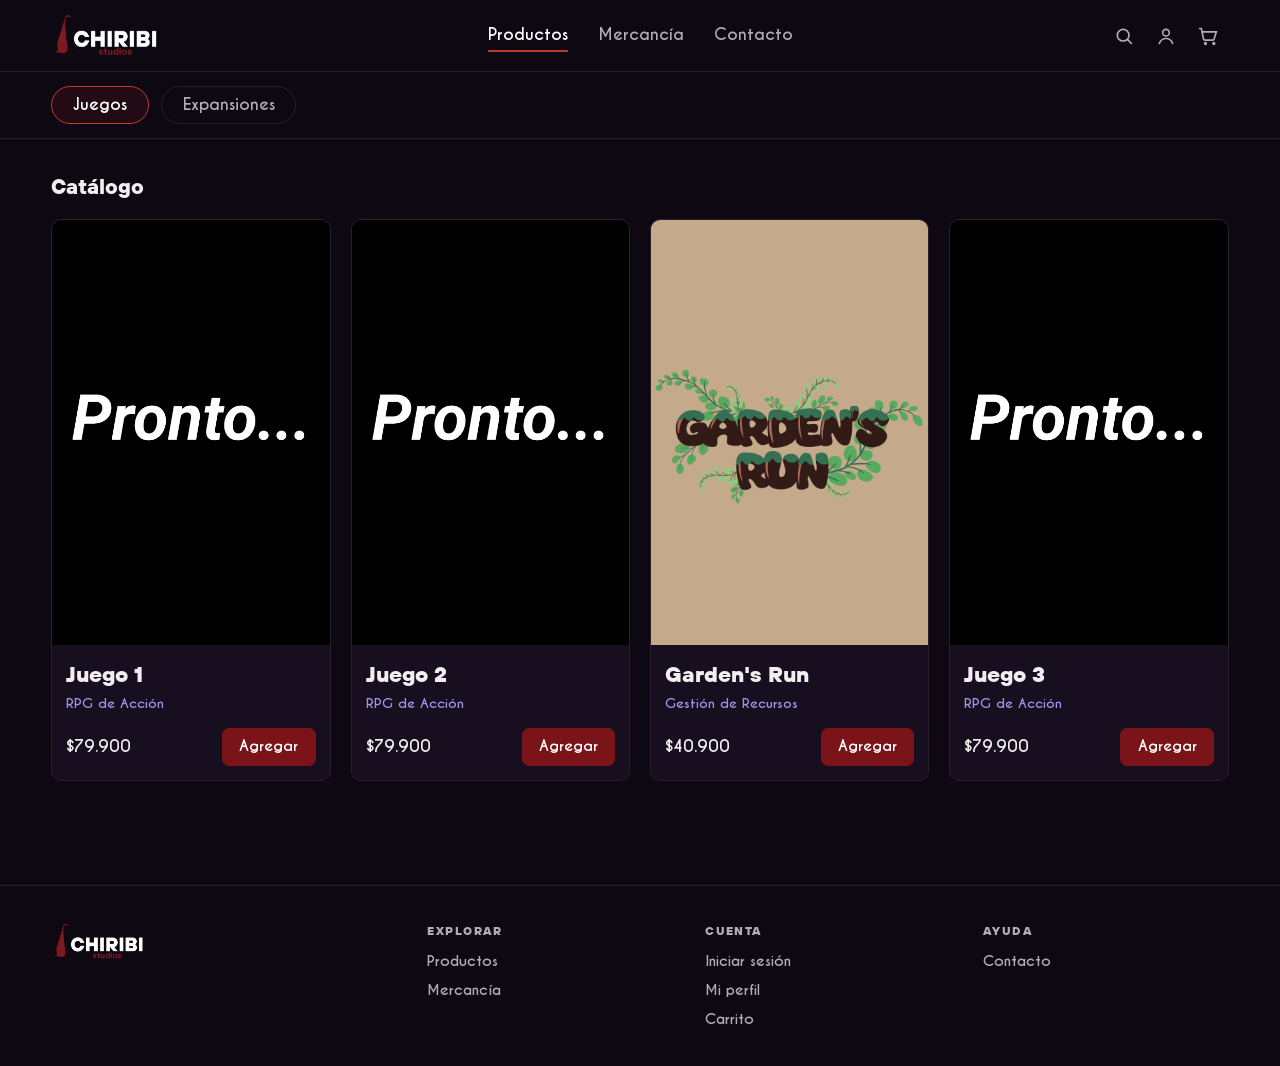
<file: productos.html>
<!DOCTYPE html>
<html lang="es">
<head>
  <meta charset="UTF-8">
  <meta name="viewport" content="width=device-width, initial-scale=1">
  <title>Productos — Chiribi Studios</title>
  <link rel="stylesheet" href="store.css">
</head>
<body data-page="productos">
  <div id="siteHeader"></div>
  <main>
    <div class="tabs"><div class="wrap"><button data-tab="juegos">Juegos</button><button data-tab="expansiones">Expansiones</button></div></div>
    <div class="wrap page">
      <h1 class="section"  style="padding:0;font-size:1.3rem;margin-bottom:18px">Catálogo</h1>
      <div class="grid" id="catalogGrid"></div>
    </div>
  </main>
  <div id="siteFooter"></div>
  <div id="toast" role="status"></div>
  <script src="store.js"></script>
</body>
</html>
</file>
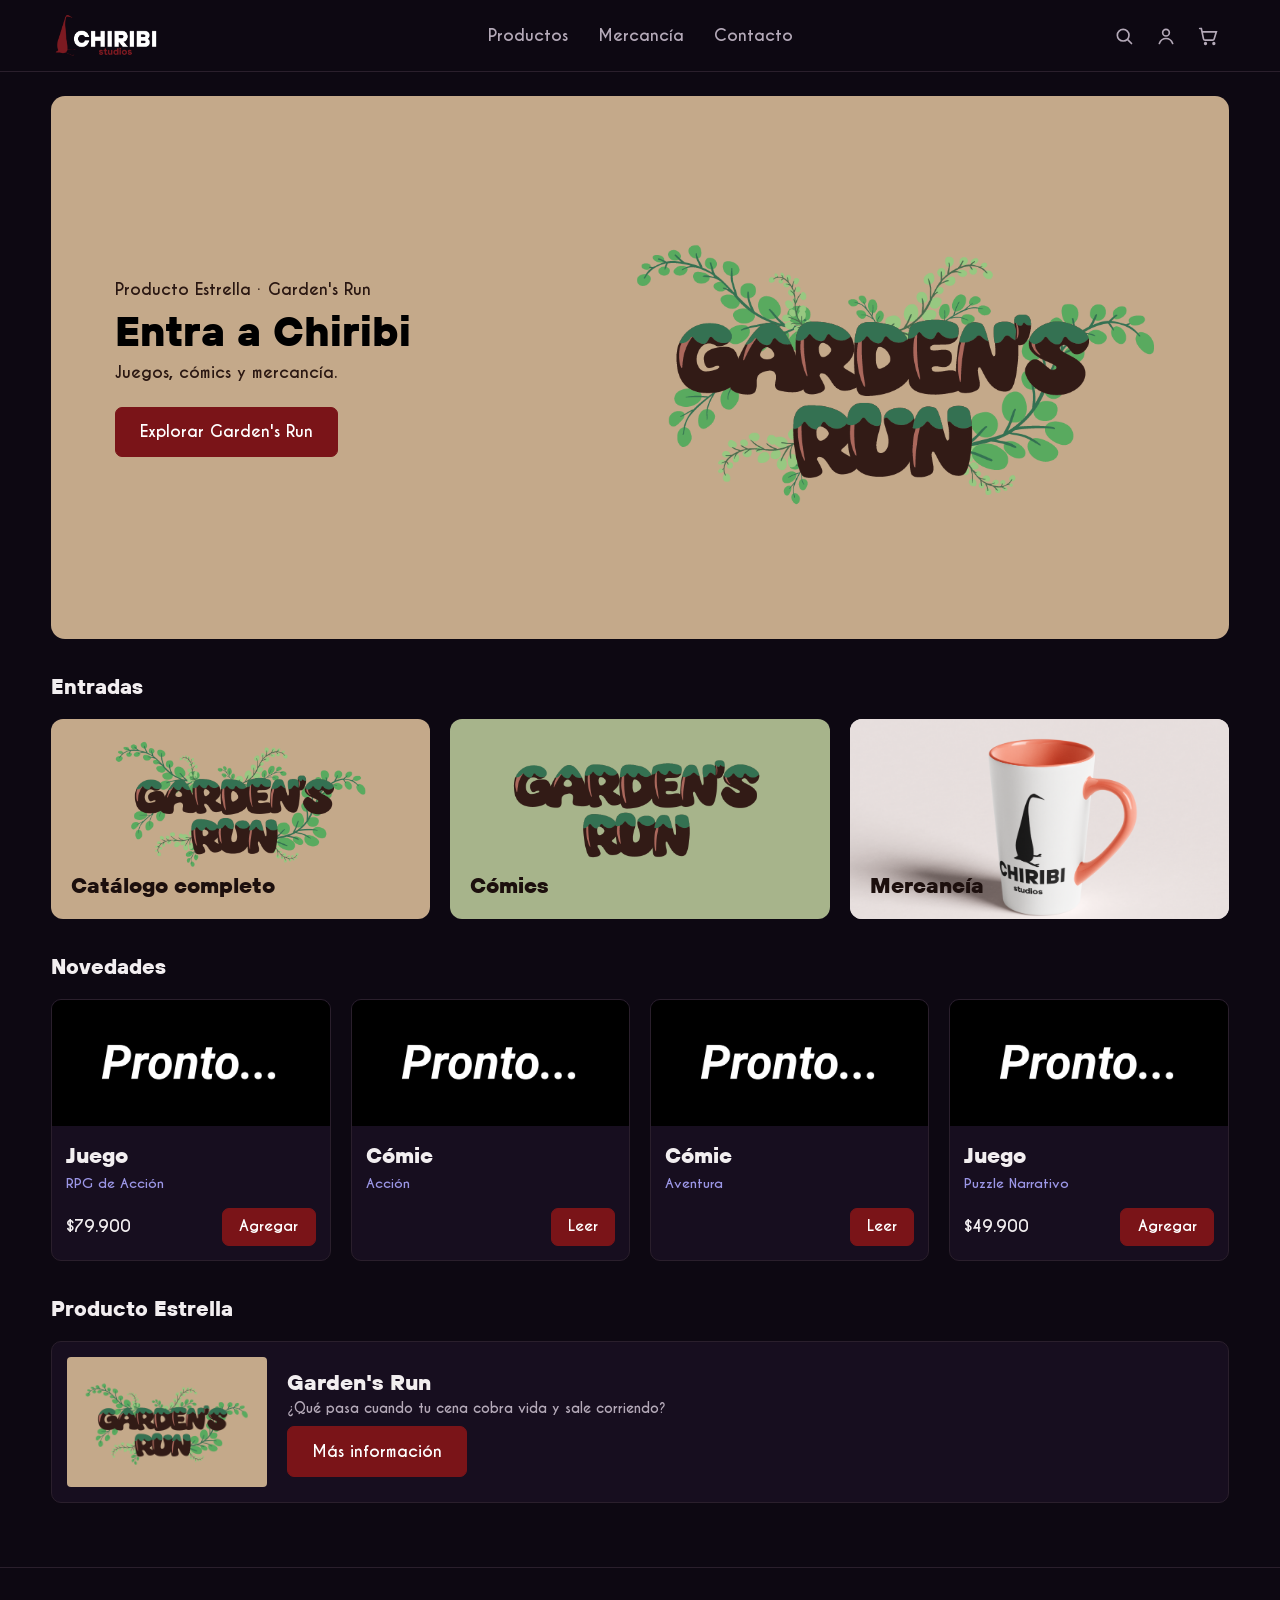
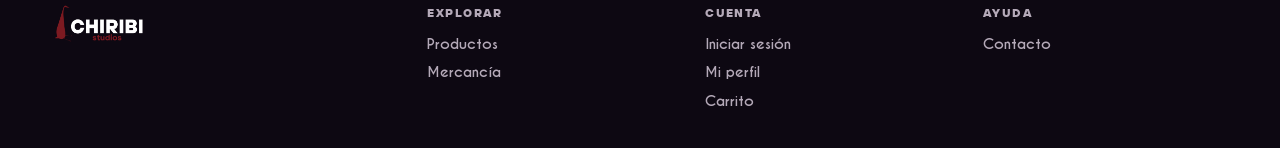
<file: tienda.html>
<!DOCTYPE html>
<html lang="es">
<head>
  <meta charset="UTF-8">
  <meta name="viewport" content="width=device-width, initial-scale=1">
  <title>Chiribi Studios</title>
  <link rel="stylesheet" href="store.css">
</head>
<body data-page="tienda">
  <div id="siteHeader"></div>
  <main>
    <div class="wrap">
      <section class="hero">
        <div>
          <p>Producto Estrella · Garden's Run</p>
          <h1>Entra a Chiribi</h1>
          <p>Juegos, cómics y mercancía.</p>
          <a class="btn big" href="index.html">Explorar Garden's Run</a>
        </div>
        <img src="images/logo-gardens-run.png" alt="Garden's Run">
      </section>

      <section class="section">
        <h2>Entradas</h2>
        <div class="doors">
          <a class="door" style="background:var(--tan)" href="productos.html#juegos"><img src="images/logo-gardens-run.png" alt=""><h3>Catálogo completo</h3></a>
          <a class="door" style="background:var(--sage)" href="productos.html#expansiones"><img src="images/cover-gardens-run.png" alt=""><h3>Cómics</h3></a>
          <a class="door mug" style="background:#ece6e6" href="mercancia.html"><img src="images/merch-taza.png" alt=""><h3>Mercancía</h3></a>
        </div>
      </section>

      <section class="section">
        <h2>Novedades</h2>
        <div class="grid" id="novedades"></div>
      </section>

      <section class="section">
        <h2>Producto Estrella</h2>
        <div class="feature">
          <div class="thumb"><img src="images/logo-gardens-run.png" alt=""></div>
          <div>
            <h3>Garden's Run</h3>
            <p class="note">¿Qué pasa cuando tu cena cobra vida y sale corriendo?</p>
            <a class="btn big" href="index.html">Más información</a>
          </div>
        </div>
      </section>
    </div>
  </main>
  <div id="siteFooter"></div>
  <div id="toast" role="status"></div>
  <script src="store.js"></script>
</body>
</html>
</file>
<file: styles.css>
@font-face {
  font-family: 'Caviar Dreams';
  src: url('fonts/CaviarDreams.ttf') format('truetype');
  font-weight: 400;
  font-style: normal;
  font-display: swap;
}
@font-face {
  font-family: 'Caviar Dreams';
  src: url('fonts/CaviarDreams_Bold.ttf') format('truetype');
  font-weight: 700;
  font-style: bold;
  font-display: swap;
}
@font-face {
  font-family: 'Caviar Dreams';
  src: url('fonts/CaviarDreams_Bold.ttf') format('truetype');
  font-weight: 400;
  font-style: bold;
  font-display: swap;
}
@font-face {
  font-family: 'Caviar Dreams';
  src: url('fonts/CaviarDreams_Bold.ttf') format('truetype');
  font-weight: 700;
  font-style: bold;
  font-display: swap;
}
@font-face {
  font-family: 'TT Hoves Pro';
  src: url('fonts/TTHovesPro_Regular.ttf') format('truetype');
  font-weight: 400;
  font-style: normal;
  font-display: swap;
}
@font-face {
  font-family: 'TT Hoves Pro';
  src: url('fonts/TTHovesPro_Medium.ttf') format('truetype');
  font-weight: 500;
  font-style: normal;
  font-display: swap;
}
@font-face {
  font-family: 'TT Hoves Pro';
  src: url('fonts/TTHovesPro_Medium_Italic.ttf') format('truetype');
  font-weight: 500;
  font-style: italic;
  font-display: swap;
}
@font-face {
  font-family: 'TT Hoves Pro';
  src: url('fonts/TTHovesPro_ExtraBold.ttf') format('truetype');
  font-weight: 800;
  font-style: normal;
  font-display: swap;
}

:root {
  --beige: #f7decf;
  --terracotta: #c1622d;
  --terracotta-dark: #a4501f;
  --gray: #bfb8bc;
  --brown: #3d2f1f;
  --ink: #000;
  --header-h: 64px;
  --pad-x: clamp(16px, 4vw, 60px);
  --title-size: clamp(2rem, 7.8vw, 7.4rem);
  --font-title: 'TT Hoves Pro', 'Cabin', 'Noto Sans', sans-serif;
  --font-body: 'Caviar Dreams', 'Noto Sans', system-ui, -apple-system, 'Segoe UI', sans-serif;
}

@media (min-width: 761px) {
  :root { --header-h: 84px; }
}

*, *::before, *::after { box-sizing: border-box; }

html {
  scroll-behavior: smooth;
  scroll-padding-top: var(--header-h);
  -webkit-text-size-adjust: 100%;
}

body {
  margin: 0;
  font-family: var(--font-body);
  color: var(--ink);
  background: #fff;
  line-height: 1.4;
}

main { overflow-x: clip; }

img { display: block; max-width: 100%; height: auto; }

:focus-visible {
  outline: 3px solid var(--terracotta);
  outline-offset: 3px;
}

.sr-only {
  position: absolute; width: 1px; height: 1px; margin: -1px; padding: 0;
  overflow: hidden; clip: rect(0 0 0 0); white-space: nowrap; border: 0;
}

.skip-link {
  position: absolute; left: 8px; top: -60px; z-index: 200;
  background: var(--terracotta); color: #fff; padding: 10px 16px; border-radius: 6px;
  text-decoration: none; transition: top .2s;
}
.skip-link:focus { top: 8px; }

.site-header {
  position: sticky; top: 0; z-index: 100;
  height: var(--header-h);
  background: #000;
}

.header-inner {
  position: relative;
  height: 100%;
  max-width: 1920px; margin-inline: auto;
  padding-inline: var(--pad-x);
  display: flex; align-items: center; justify-content: flex-end;
  gap: clamp(14px, 3vw, 48px);
}

.header-logo { margin-right: auto; display: flex; align-items: center; }
.header-logo img { height: calc(var(--header-h) - 24px); width: auto; }
@media (max-width: 380px) { .header-logo img { height: 32px; } }

.nav { display: flex; gap: clamp(20px, 3.2vw, 48px); }

.nav a {
  position: relative;
  color: #fff; text-decoration: none;
  font-size: clamp(1rem, 1.32vw, 1.25rem);
  padding: .4rem 0;
}
.nav a::after {
  content: ''; position: absolute; left: 0; right: 0; bottom: 0; height: 2px;
  background: var(--terracotta);
  transform: scaleX(0); transform-origin: left;
  transition: transform .25s ease;
}
.nav a:hover::after,
.nav a.is-active::after { transform: scaleX(1); }

.btn-buy {
  background: var(--terracotta); color: #fff; text-decoration: none;
  font-weight: 700;
  border-radius: 999px;
  padding: .7rem clamp(1.3rem, 2.9vw, 2.75rem);
  font-size: clamp(1rem, 1.32vw, 1.25rem);
  transition: background .2s ease, transform .2s ease;
}
.btn-buy:hover { background: var(--terracotta-dark); transform: translateY(-1px); }

.menu-toggle {
  display: none;
  width: 44px; height: 44px; padding: 0;
  background: none; border: 0; cursor: pointer;
  flex-direction: column; align-items: center; justify-content: center; gap: 6px;
}
.menu-toggle span {
  display: block; width: 24px; height: 2px; background: #fff; border-radius: 2px;
  transition: transform .25s ease, opacity .2s ease;
}
.menu-toggle[aria-expanded="true"] span:nth-child(1) { transform: translateY(8px) rotate(45deg); }
.menu-toggle[aria-expanded="true"] span:nth-child(2) { opacity: 0; }
.menu-toggle[aria-expanded="true"] span:nth-child(3) { transform: translateY(-8px) rotate(-45deg); }

@media (max-width: 760px) {
  .menu-toggle { display: flex; }
  .nav {
    position: absolute; top: 100%; left: 0; right: 0;
    flex-direction: column; gap: 0;
    background: #000; border-top: 1px solid #222;
    padding: 6px var(--pad-x) 14px;
    opacity: 0; visibility: hidden; transform: translateY(-8px);
    transition: opacity .2s ease, transform .2s ease, visibility .2s;
  }
  .nav.is-open { opacity: 1; visibility: visible; transform: none; }
  .nav a { font-size: 1.1rem; padding: 14px 0; border-bottom: 1px solid #1e1e1e; }
  .nav a::after { display: none; }
  .nav a.is-active { color: var(--terracotta); }
  .btn-buy { padding: .55rem 1.3rem; }
}

.title {
  font-family: var(--font-title);
  font-weight: 800; text-transform: uppercase;
  font-size: var(--title-size); line-height: 1; margin: 0;
}
.title-center { text-align: center; }

.rule {
  border: 0;
  border-top: clamp(4px, .63vw, 9.6px) solid var(--ink);
  margin: clamp(8px, 1.2vw, 14px) 0 0;
}

.hero {
  background: var(--beige);
  min-height: clamp(240px, 48vw, 733px);
  display: grid; place-items: center;
  padding: clamp(24px, 5vw, 90px) var(--pad-x);
}
.hero-logo { width: min(94%, 1100px); }

.trailer {
  padding: clamp(56px, 13vw, 200px) var(--pad-x) clamp(64px, 10vw, 160px);
}

.trailer-box {
  --trailer-h: clamp(200px, 29vw, 440px);
  position: relative;
  height: var(--trailer-h);
  margin-top: clamp(16px, 3vw, 44px);
  background: #000;
  display: grid; place-items: center;
  overflow: hidden;
}

.play-btn {
  width: clamp(64px, 8vw, 110px); aspect-ratio: 1;
  padding: 0; background: none; border: 0; cursor: pointer;
  color: #fff;
  transition: transform .25s ease, color .25s ease;
}
.play-btn svg { width: 100%; height: 100%; display: block; }
.play-btn:hover { transform: scale(1.1); color: var(--terracotta); }

.trailer-box iframe,
.trailer-box video {
  width: min(100%, calc(var(--trailer-h) * 16 / 9));
  aspect-ratio: 16 / 9; height: auto;
  border: 0; background: #000;
}

.trailer-msg {
  margin: 0; padding: 0 20px; text-align: center;
  color: #fff; font-size: clamp(1rem, 1.8vw, 1.5rem);
}

.historia { position: relative; }

.title-italic {
  position: relative; z-index: 2;
  font-family: var(--font-title);
  font-weight: 800; font-style: italic; text-transform: uppercase;
  font-size: clamp(2.4rem, 7.25vw, 6.9rem); line-height: 1;
  margin: 0 0 0 var(--pad-x);
}

.historia .rule,
.personajes .rule { margin-inline: var(--pad-x); }
.historia-band,
.gray-band { margin-top: clamp(14px, 1.6vw, 22px); }

.historia-band {
  background: var(--beige);
  display: grid;
  grid-template-columns: 1fr;
  gap: 20px;
  padding: clamp(40px, 7vw, 110px) var(--pad-x) clamp(28px, 5vw, 70px);
}

.historia-img { width: min(80%, 420px); justify-self: center; }

.historia-text {
  margin: 0;
  font-size: clamp(1.05rem, 2.37vw, 2.25rem);
  line-height: 1.3;
}

@media (min-width: 900px) {
  .historia-band {
    grid-template-columns: minmax(0, .95fr) minmax(0, 1.05fr);
    align-items: center;
    gap: clamp(16px, 4vw, 60px);
    padding-left: clamp(16px, 2vw, 30px);
  }
  .historia-img {
    width: 100%; max-width: 596px;
    margin-block: -6vw -9vw;
  }
}

.personajes {
  padding: clamp(80px, 14vw, 220px) 0 clamp(60px, 9vw, 140px);
}

.personajes .title { margin-bottom: 0; }
.title-left { margin-left: var(--pad-x); }

.gray-band {
  position: relative;
  background: var(--gray);
  padding: clamp(48px, 6vw, 90px) clamp(16px, 7.5vw, 115px) clamp(20px, 3vw, 48px);
}
.gray-band:focus-visible { outline-offset: -6px; }

.slides { display: grid; }

.slide {
  grid-area: 1 / 1;
  display: grid;
  grid-template-columns: 1fr;
  gap: 24px;
  opacity: 0; visibility: hidden;
  transition: opacity .45s ease, visibility .45s;
}
.slide.is-active { opacity: 1; visibility: visible; }

.char-name {
  font-family: var(--font-title);
  font-weight: 500; line-height: 1;
  font-size: clamp(2.2rem, 4.75vw, 4.5rem);
  margin: 0 0 .35em;
}
.char-desc {
  margin: 0; max-width: 14em;
  font-size: clamp(1.15rem, 3.16vw, 3rem);
  line-height: 1.15;
}

.chars {
  display: flex; align-items: flex-end; justify-content: center;
}
.char-jar { height: clamp(240px, 62vw, 420px); width: auto; margin-right: -9vw; }
.char-lab { height: clamp(320px, 82vw, 560px); width: auto; position: relative; z-index: 1; }
.char-group { height: clamp(220px, 60vw, 420px); width: auto; }

@media (min-width: 801px) {
  .gray-band { --u: min(1vw, 19.2px); padding-block: 0; margin-top: calc(11.2 * var(--u) + 12px); }
  .slide {
    grid-template-columns: minmax(0, 1fr) minmax(0, 1.3fr);
    align-items: end; gap: clamp(16px, 3vw, 48px);
  }
  .char-text { align-self: center; }
  .chars { margin: calc(-11.2 * var(--u)) 0 calc(-5.6 * var(--u)); justify-content: flex-end; }
  .char-jar { height: calc(39.2 * var(--u)); margin-right: calc(-7.6 * var(--u)); position: relative; z-index: 1; }
  .char-lab { height: calc(59.5 * var(--u)); z-index: 0; }
  .chars-group { margin: 0; justify-content: center; }
  .char-group { height: calc(36 * var(--u)); }
}

.controls {
  display: flex; align-items: center; justify-content: center;
  gap: 24px; margin-top: 18px;
}

.arrow {
  width: 40px; height: 52px; padding: 0;
  background: none; border: 0; cursor: pointer; color: #1a1a1a;
  transition: transform .2s ease, opacity .2s ease;
}
.arrow svg { width: 100%; height: 100%; display: block; }
.arrow:hover { transform: scale(1.12); }

.dots { display: flex; gap: 12px; }
.dot {
  width: 14px; height: 14px; padding: 0; border-radius: 50%;
  border: 2px solid #000; background: transparent; cursor: pointer;
  transition: background .2s ease, transform .2s ease;
}
.dot:hover { transform: scale(1.2); }
.dot[aria-selected="true"] { background: #000; }

@media (min-width: 801px) {
  .controls { position: absolute; inset: 0; margin: 0; pointer-events: none; }
  .arrow {
    position: absolute; top: 50%; transform: translateY(-50%);
    width: clamp(30px, 5.5vw, 84px); height: clamp(40px, 7.2vw, 110px);
    pointer-events: auto;
  }
  .arrow:hover { transform: translateY(-50%) scale(1.12); }
  .arrow-prev { left: clamp(2px, 1vw, 16px); }
  .arrow-next { right: clamp(2px, 1vw, 16px); }
  .dots {
    position: absolute; left: 25%; bottom: clamp(8px, 1.5vw, 20px);
    transform: translateX(-50%); pointer-events: auto; z-index: 5;
  }
}

.consiguelo {
  padding: clamp(40px, 8vw, 120px) var(--pad-x) clamp(60px, 9vw, 140px);
}

.get-box {
  background: var(--beige);
  margin-top: clamp(14px, 1.6vw, 22px);
  padding: clamp(48px, 9vw, 140px) clamp(16px, 3vw, 40px);
  display: flex; flex-direction: column; align-items: center;
  gap: clamp(18px, 2.4vw, 32px); text-align: center;
}
.get-box p {
  margin: 0; max-width: 22em;
  font-family: var(--font-body);
  font-size: clamp(1.15rem, 2.37vw, 2.25rem);
}

.btn-get {
  background: var(--terracotta); color: #fff; text-decoration: none;
  border-radius: 7px;
  padding: .85em 2.3em;
  font-family: var(--font-body); font-weight: 600;
  font-size: clamp(1.1rem, 1.98vw, 1.875rem);
  transition: background .2s ease, transform .2s ease;
}
.btn-get:hover { background: var(--terracotta-dark); transform: translateY(-2px); }

.rule-bottom { margin-top: clamp(14px, 1.6vw, 22px); }

.site-footer {
  background: var(--beige);
  border-top: .8px solid var(--brown);
  padding: clamp(28px, 4vw, 60px) var(--pad-x) 22px;
  display: flex; flex-direction: column; align-items: center;
  gap: clamp(8px, 1.5vw, 20px);
}

.socials {
  list-style: none; margin: 0; padding: 0;
  display: flex; gap: clamp(8px, 2vw, 24px);
}
.socials img {
  width: clamp(56px, 8vw, 110px); height: auto;
  transition: transform .2s ease;
}
.socials a:hover img { transform: translateY(-4px) scale(1.06); }

.footer-logo img { width: clamp(180px, 22vw, 333px); }

.copy {
  margin: clamp(28px, 6vw, 110px) 0 0;
  align-self: center; text-align: center;
  font-family: var(--font-body); font-size: 13px; line-height: 1.6;
}
@media (min-width: 801px) {
  .copy { align-self: flex-start; text-align: left; }
}

@media (prefers-reduced-motion: reduce) {
  html { scroll-behavior: auto; }
  *, *::before, *::after { transition-duration: .01ms !important; animation-duration: .01ms !important; }
}
</file>
<file: store.css>
@font-face {
  font-family: Caviar Dreams;
  src: url("fonts/CaviarDreams.ttf") format("truetype");
  font-weight: 400;
}
@font-face {
  font-family: Caviar Dreams;
  src: url("fonts/CaviarDreams_Bold.ttf") format("truetype");
  font-weight: 700;
}
@font-face {
  font-family: TT Hoves Pro;
  src: url("fonts/TTHovesPro_Medium.ttf") format("truetype");
  font-weight: 500;
}
@font-face {
  font-family: TT Hoves Pro Extra;
  src: url("fonts/TTHovesPro_ExtraBold.ttf") format("truetype");
  font-weight: 800;
}

:root {
  --bg: #0d0812;
  --panel: #170e1f;
  --border: #2a1f2c;
  --red: #7a1418;
  --red-hover: #951a1f;
  --accent: #c0392b;
  --lila: #9b96e6;
  --text: #f2eef0;
  --dim: #b4a9b8;
  --tan: #c4a98a;
  --sage: #a7b48b;
  --pad: clamp(16px, 4vw, 64px);
}

* {
  box-sizing: border-box;
}
[hidden] {
  display: none !important;
}
body {
  margin: 0;
  min-height: 100vh;
  display: flex;
  flex-direction: column;
  background: var(--bg);
  color: var(--text);
  font:
    700 16px/1.45 "Caviar Dreams",
    system-ui,
    sans-serif;
}
main {
  flex: 1;
}
img {
  display: block;
  max-width: 100%;
  max-height: 100%;
}
a {
  color: inherit;
}
h1 {
  margin: 0;
  font-family:
    TT Hoves Pro Extra,
    system-ui,
    sans-serif;
  font-weight: 800;
}

h2,
h3,
h4 {
  margin: 0;
  font-family:
    TT Hoves Pro Extra,
    system-ui,
    sans-serif;
  font-weight: 800;
}
h3 {
  font-weight: 500;
  font-size: 135%;
}
p {
  margin: 0;
}
button,
input,
select {
  font: inherit;
  color: inherit;
}
.wrap {
  max-width: 1280px;
  margin: 0 auto;
  padding-inline: var(--pad);
}
.section {
  padding-block: 32px 0;
}
.section h2 {
  font-size: 1.3rem;
  margin-bottom: 18px;
}
.page {
  padding-block: 32px 40px;
}
.tag {
  color: var(--lila);
  font-size: 0.82rem;
}
.empty {
  grid-column: 1 / -1;
  text-align: center;
  color: var(--dim);
  padding: 48px 0;
}
.sr-only {
  position: absolute;
  width: 1px;
  height: 1px;
  overflow: hidden;
  clip: rect(0 0 0 0);
}

/* Botones */
.btn {
  display: inline-block;
  background: var(--red);
  color: #fff;
  border: 1px solid var(--red);
  border-radius: 7px;
  padding: 0.5em 1.1em;
  text-decoration: none;
  cursor: pointer;
}
.btn:hover {
  background: var(--red-hover);
}
.btn.big {
  padding: 0.8em 1.5em;
}
.btn.full {
  width: 100%;
}
.btn.outline {
  background: none;
  border-color: var(--accent);
  color: var(--accent);
}
.btn.ghost {
  background: none;
  border-color: var(--border);
  color: var(--text);
}

/* Encabezado */
.top {
  position: sticky;
  top: 0;
  z-index: 10;
  background: var(--bg);
  border-bottom: 1px solid var(--border);
}
.bar {
  display: grid;
  grid-template-columns: 1fr auto 1fr;
  align-items: center;
  min-height: 71px;
  gap: 16px;
}
.brand img {
  height: 46px;
  width: auto;
}
.nav {
  display: flex;
  gap: 30px;
}
.nav a {
  text-decoration: none;
  color: var(--dim);
  padding: 4px 0;
}
.nav a:hover,
.nav a.active {
  color: #fff;
}
.nav a.active {
  border-bottom: 2px solid var(--accent);
}
.icons {
  display: flex;
  justify-self: end;
}
.icons a,
.menu-btn {
  position: relative;
  width: 42px;
  height: 42px;
  display: grid;
  place-items: center;
  color: var(--dim);
  background: none;
  border: 0;
  cursor: pointer;
}
.icons a:hover,
.menu-btn:hover {
  color: #fff;
}
.icons svg {
  width: 20px;
  height: 20px;
}
.menu-btn {
  display: none;
}
.badge {
  position: absolute;
  top: 2px;
  right: 0;
  min-width: 17px;
  height: 17px;
  padding: 0 4px;
  border-radius: 9px;
  background: var(--accent);
  color: #fff;
  font-size: 0.65rem;
  display: grid;
  place-items: center;
}

/* Pestañas */
.tabs {
  border-bottom: 1px solid var(--border);
}
.tabs .wrap {
  display: flex;
  gap: 12px;
  padding-block: 14px;
  overflow-x: auto;
}
.tabs button,
.method {
  background: none;
  border: 1px solid var(--border);
  border-radius: 999px;
  padding: 0.4em 1.3em;
  color: var(--dim);
  cursor: pointer;
  white-space: nowrap;
}
.tabs button.active,
.method.active {
  border-color: var(--accent);
  color: #fff;
  background: #230b16;
}
.method {
  border-radius: 8px;
  padding: 0.65em 1.4em;
}

/* Tarjetas */
.grid {
  display: grid;
  gap: 20px;
  grid-template-columns: repeat(2, 1fr);
}
.card {
  position: relative;
  background: var(--panel);
  border: 1px solid var(--border);
  border-radius: 10px;
  overflow: hidden;
  display: flex;
  flex-direction: column;
}
/* Hover*/
.card,
.media img {
  transition: transform 0.25s ease, box-shadow 0.25s ease, border-color 0.25s ease;
}
@media (hover: hover) {
  .card:hover {
    transform: translateY(-6px);
    border-color: var(--lila);
    box-shadow: 0 14px 30px rgba(0, 0, 0, 0.55), 0 0 0 1px var(--lila);
  }
  .card:hover .media img {
    transform: scale(1.06);
  }
}
.media,
.thumb {
  background: #000;
  overflow: hidden;
}
.media img {
  width: 100%;
  height: 100%;
  object-fit: cover;
}
.media.contain img {
  object-fit: contain;
}
.media.pronto img {
  object-position: 50% 47%;
  scale: 0.75;
}
.tall {
  aspect-ratio: 289 / 443;
}
.wide {
  aspect-ratio: 288 / 140;
}
.short {
  aspect-ratio: 288 / 130;
}
.tan {
  background: var(--tan);
}
.sage {
  background: var(--sage);
}
.g-red {
  background: linear-gradient(135deg, #7a1418, #c0392b);
}
.g-green {
  background: linear-gradient(135deg, #17594a, #2fb08c);
}
.g-blue {
  background: linear-gradient(135deg, #1f4f96, #4a90d9);
}
.g-purple {
  background: linear-gradient(135deg, #461a79, #6a3bd0);
}
.info {
  padding: 14px;
  flex: 1;
  display: flex;
  flex-direction: column;
  gap: 3px;
}
.info h3 a {
  text-decoration: none;
}
.info h3 a::after {
  content: "";
  position: absolute;
  inset: 0;
}
.foot {
  display: flex;
  align-items: center;
  justify-content: space-between;
  gap: 8px;
  margin-top: auto;
  padding-top: 12px;
}
.foot {
  flex-wrap: wrap;
}
.foot .btn {
  position: relative;
  margin-left: auto;
  font-size: 0.92rem;
}

/* Inicio */
.hero {
  display: grid;
  grid-template-columns: 1fr 1.1fr;
  align-items: center;
  gap: 24px;
  margin-top: 24px;
  padding: clamp(24px, 5vw, 70px);
  background: var(--tan);
  color: #2a1712;
  border-radius: 14px;
}
.hero h1 {
  color: #000000;
  font-size: clamp(1.8rem, 3.6vw, 2.6rem);
  /*margin: 8px 0 16px;*/
}
.hero .btn {
  margin-top: 22px;
}
.doors {
  display: grid;
  gap: 20px;
  grid-template-columns: repeat(3, 1fr);
}
.door {
  position: relative;
  min-height: 200px;
  padding: 18px 20px;
  border-radius: 12px;
  overflow: hidden;
  display: flex;
  flex-direction: column;
  justify-content: flex-end;
  text-decoration: none;
  color: #1c0f0d;
}
.door img {
  position: absolute;
  left: 50%;
  transform: translateX(-50%);
  height: 100%;
  width: auto;
}
.door.mug img {
  inset: 0;
  transform: none;
  width: 100%;
  height: 100%;
  object-fit: cover;
}
.door h3,
.door p {
  position: relative;
}
.feature {
  display: flex;
  align-items: center;
  gap: 20px;
  padding: 15px;
  background: var(--panel);
  border: 1px solid var(--border);
  border-radius: 10px;
}
.feature .thumb {
  flex: none;
  background: var(--tan);
  border-radius: 4px;
}
.feature .btn {
  margin-top: 8px;
}

/* Ficha del producto */
.banner {
  display: grid;
  place-items: center;
  margin-top: 24px;
  padding: 32px;
  min-height: 300px;
  background: var(--tan);
  border-radius: 14px;
}
.banner img {
  width: min(100%, 640px);
}
.product {
  display: grid;
  gap: 14px;
  justify-items: start;
  padding-top: 36px;
}
.product h1 {
  font-size: clamp(1.7rem, 3.2vw, 2.3rem);
}
.product .price {
  font:
    500 1.7rem "TT Hoves Pro",
    sans-serif;
}
.product .actions {
  display: flex;
  flex-wrap: wrap;
  gap: 12px;
}

/* Carrito y pago */
.checkout > section,
.checkout > aside {
  min-width: 0;
}
.checkout {
  display: grid;
  grid-template-columns: 1fr 360px;
  gap: 28px;
  align-items: start;
}
.checkout > section > h1 {
  font-size: 1.3rem;
  margin-bottom: 16px;
}
.cart-item {
  display: grid;
  grid-template-columns: auto 1fr auto auto;
  align-items: center;
  gap: 16px;
  margin-bottom: 12px;
  padding: 10px 16px 10px 10px;
  background: var(--panel);
  border: 1px solid var(--border);
  border-radius: 10px;
}
.thumb {
  width: 200px;
  height: 130px;
  border-radius: 6px;
  overflow: hidden;
}
.thumb img {
  height: 100%;
  width: 100%;
  object-fit: cover;
}
.thumb.contain img,
.feature .thumb img {
  object-fit: contain;
}
.qty {
  display: flex;
  align-items: center;
  gap: 8px;
  margin-top: 6px;
}
.qty button,
.x {
  background: var(--bg);
  border: 1px solid var(--border);
  border-radius: 5px;
  width: 26px;
  height: 26px;
  cursor: pointer;
}
.x {
  border: 0;
  background: none;
  font-size: 1.4rem;
  color: var(--dim);
}
.summary {
  display: grid;
  gap: 14px;
  padding: 20px;
  background: var(--panel);
  border: 1px solid var(--border);
  border-radius: 12px;
}
.summary div {
  display: flex;
  justify-content: space-between;
  color: var(--dim);
}
.summary .total {
  color: var(--text);
  border-top: 1px solid var(--border);
  padding-top: 14px;
}
.note {
  color: var(--dim);
  font-size: 0.85rem;
}
.pay-methods {
  display: flex;
  gap: 12px;
  margin: 14px 0 22px;
}
.form {
  display: grid;
  gap: 16px;
}
.form label {
  display: grid;
  gap: 6px;
  font-size: 0.75rem;
  letter-spacing: 0.08em;
  text-transform: uppercase;
  color: var(--dim);
}
.form input,
.form select {
  width: 100%;
  padding: 13px 14px;
  background: #1d1226;
  border: 1px solid var(--border);
  border-radius: 8px;
  letter-spacing: 0;
  text-transform: none;
}
.form .row {
  display: grid;
  grid-template-columns: 1fr 1fr;
  gap: 12px;
}

/* Login, contacto, pago realizado */
.center {
  display: grid;
  place-items: center;
  padding: 80px var(--pad);
}
.box {
  width: min(100%, 440px);
  display: grid;
  gap: 14px;
  justify-items: center;
  text-align: center;
  padding: 36px;
  background: var(--panel);
  border: 1px solid var(--border);
  border-radius: 14px;
}
.box.plain {
  background: none;
  border: 0;
}
.box h1 {
  font-size: 1.7rem;
}
.box p {
  color: var(--dim);
}
.socials {
  display: flex;
  gap: 24px;
}
.socials img {
  width: 70px;
  border-radius: 14px;
  transition: transform 0.2s ease, filter 0.2s ease;
}
.socials a:hover img,
.socials a:focus-visible img {
  transform: translateY(-5px) scale(1.1);
  filter: brightness(1.2);
}
.avatar img {
  width: 100%;
  height: 100%;
  object-fit: cover;
}
.google {
  display: flex;
  align-items: center;
  justify-content: center;
  gap: 10px;
  width: 100%;
  padding: 0.85em;
  background: #fff;
  color: #1f1f1f;
  border: 0;
  border-radius: 7px;
  cursor: pointer;
}
.google svg {
  width: 18px;
}
.check {
  width: 66px;
  height: 66px;
  border-radius: 50%;
  background: var(--red);
  display: grid;
  place-items: center;
  font-size: 2rem;
}

/* Perfil */
.profile-head {
  display: flex;
  align-items: center;
  gap: 16px;
  padding-block: 22px;
  border-bottom: 1px solid var(--border);
}
.profile-head .btn {
  margin-left: auto;
}
.profile-head h1 {
  font-size: 1.15rem;
  font-weight: 500;
}
.profile-head p {
  color: var(--dim);
  font-size: 0.85rem;
}
.avatar {
  overflow: hidden;
  width: 60px;
  height: 60px;
  border-radius: 50%;
  background: #fff;
  color: var(--red);
  display: grid;
  place-items: center;
  font: 800 1.5rem "TT Hoves Pro";
}
.profile-body {
  display: grid;
  grid-template-columns: 210px 1fr;
}
.side {
  display: flex;
  flex-direction: column;
  gap: 12px;
  padding: 24px 20px 24px 0;
  border-right: 1px solid var(--border);
}
.side .active {
  text-align: left;
  background: #230b16;
  border: 1px solid var(--accent);
  border-radius: 8px;
  padding: 0.65em 1em;
}
.side .danger {
  margin-top: auto;
  padding: 80px 0 0;
  background: none;
  border: 0;
  color: var(--accent);
  text-align: left;
  cursor: pointer;
}
.profile-body .grid {
  padding: 24px 0 24px 32px;
  align-content: start;
}

/* Lector */
.reader {
  display: grid;
  gap: 16px;
  justify-items: center;
  padding-block: 24px 40px;
}
.reader-bar {
  width: 100%;
  display: flex;
  align-items: center;
  justify-content: space-between;
  gap: 12px;
}
.reader-bar h1 {
  font-size: 1.2rem;
}
#pageImg {
  width: min(100%, 760px);
  min-height: 240px;
  background: var(--panel);
  border: 1px solid var(--border);
  border-radius: 6px;
}
.reader-nav {
  display: flex;
  gap: 12px;
}
.btn:disabled {
  opacity: 0.35;
  cursor: default;
}

@media (max-width: 800px) {
  .reader {
    height: calc(100vh - 72px);
    height: calc(100dvh - 72px);
    grid-template-rows: auto minmax(0, 1fr) auto;
    gap: 8px;
    padding-block: 8px;
  }
  .reader-bar h1 {
    font-size: 1rem;
  }
  #pageImg {
    width: 100%;
    height: 100%;
    min-height: 0;
    object-fit: contain;
    border: 0;
    background: none;
  }
  .reader-nav {
    width: 100%;
  }
  .reader-nav .btn {
    flex: 1;
    padding: 0.6em 0.5em;
  }
}

/* Ventana de confirmación */
dialog {
  width: min(92vw, 440px);
  padding: 32px;
  text-align: center;
  background: var(--panel);
  color: var(--text);
  border: 1px solid var(--border);
  border-radius: 14px;
}
dialog::backdrop {
  background: rgba(5, 2, 8, 0.8);
}
dialog h2 {
  font-size: 1.5rem;
  margin-bottom: 10px;
}
dialog p {
  color: var(--dim);
}
dialog .row {
  display: flex;
  gap: 12px;
  margin-top: 22px;
}
dialog .btn {
  flex: 1;
}

/* Errores de formulario y cuentas del login */
.err {
  color: #ff8b7e;
  font-size: 0.8rem;
  letter-spacing: 0;
  text-transform: none;
}
.account {
  display: flex;
  align-items: center;
  gap: 12px;
  width: 100%;
  margin-top: 10px;
  padding: 10px 12px;
  text-align: left;
  background: #1d1226;
  border: 1px solid var(--border);
  border-radius: 10px;
  cursor: pointer;
}
.account:hover {
  border-color: var(--lila);
}
.account .avatar {
  width: 38px;
  height: 38px;
  font-size: 1rem;
  background: var(--sage);
  color: #1c0f0d;
}
.account small {
  display: block;
  color: var(--dim);
  font-weight: 400;
}
.sim {
  margin-top: 6px;
  font-size: 0.75rem;
  letter-spacing: 0.08em;
  text-transform: uppercase;
}
dialog .form {
  text-align: left;
  margin-top: 14px;
}

/* Buscador */
.search {
  max-width: 640px;
  margin: 20px auto 40px;
}
.search input {
  width: 100%;
  padding: 18px;
  background: var(--panel);
  border: 1px solid var(--border);
  border-radius: 14px;
  font-size: 1.05rem;
}

/* Pie de página y aviso */
.foot-site {
  margin-top: 64px;
  border-top: 1px solid var(--border);
}
.cols {
  display: grid;
  grid-template-columns: 1.4fr 1fr 1fr 1fr;
  gap: 32px;
  padding-block: 36px;
}
.cols .brand img {
  height: 40px;
}
.cols p,
.cols a {
  color: var(--dim);
  font-size: 0.9rem;
}
.cols p {
  margin-top: 10px;
  max-width: 30em;
}
.cols div:not(:first-child) {
  display: flex;
  flex-direction: column;
  gap: 8px;
}
.cols a {
  text-decoration: none;
}
.cols a:hover {
  color: #fff;
}
.cols h4 {
  font-size: 0.75rem;
  letter-spacing: 0.12em;
  text-transform: uppercase;
  color: var(--dim);
  margin-bottom: 4px;
}
.cols .brand {
  display: block;
}
#toast {
  position: fixed;
  left: 50%;
  bottom: 24px;
  transform: translateX(-50%);
  max-width: 90vw;
  padding: 12px 18px;
  background: #1d1226;
  border: 1px solid var(--border);
  border-left: 3px solid var(--accent);
  border-radius: 10px;
  opacity: 0;
  visibility: hidden;
  transition: opacity 0.25s;
}
#toast.show {
  opacity: 1;
  visibility: visible;
}

/* Pantallas medianas y celulares */
@media (min-width: 720px) {
  .grid {
    grid-template-columns: repeat(3, 1fr);
  }
}
@media (min-width: 1000px) {
  .grid {
    grid-template-columns: repeat(4, 1fr);
  }
}
@media (max-width: 900px) {
  .checkout {
    grid-template-columns: 1fr;
  }
}
@media (max-width: 800px) {
  .hero,
  .doors,
  .profile-body {
    grid-template-columns: 1fr;
  }

  .hero {
    gap: 8px;
    padding: 22px 18px;
    text-align: center;
  }
  .hero .btn {
    display: block;
    margin-top: 16px;
  }
  .hero img {
    order: -1;
    width: 100%;
    height: clamp(130px, 46vw, 240px);
    object-fit: contain;
  }
  .cols {
    grid-template-columns: 1fr 1fr;
  }
  .cols > :first-child {
    grid-column: 1 / -1;
  }
  .side {
    flex-direction: row;
    justify-content: space-between;
    border: 0;
    border-bottom: 1px solid var(--border);
    padding: 16px 0;
  }
  .side .danger {
    margin: 0;
    padding: 0;
  }
  .profile-body .grid {
    padding: 20px 0;
  }
}
@media (max-width: 760px) {
  .bar {
    display: flex;
    justify-content: space-between;
  }
  .brand img {
    height: 38px;
  }
  .menu-btn {
    display: grid;
  }
  .nav {
    display: none;
    position: absolute;
    top: 100%;
    left: 0;
    right: 0;
    flex-direction: column;
    gap: 0;
    padding: 6px var(--pad) 12px;
    background: var(--bg);
    border-bottom: 1px solid var(--border);
  }
  .nav.open {
    display: flex;
  }
  .nav a {
    padding: 14px 0;
    border-bottom: 1px solid var(--border);
  }
  .nav a.active {
    border-bottom-color: var(--border);
    color: var(--accent);
  }
}
@media (max-width: 560px) {
  .info {
    padding: 12px;
  }
  .foot {
    flex-direction: column;
    align-items: stretch;
    gap: 8px;
  }
  .foot .btn {
    width: 100%;
    margin-left: 0;
    text-align: center;
  }
  .feature {
    flex-direction: column;
    align-items: stretch;
  }
  .feature .thumb {
    width: 100%;
  }
  /* Carrito en celular*/
  .cart-item {
    grid-template-columns: 96px minmax(0, 1fr) auto;
    gap: 4px 12px;
    padding: 10px;
  }
  .cart-item .thumb {
    grid-row: 1 / span 2;
    width: 96px;
    height: 96px;
  }
  .cart-item > div:nth-child(2) {
    grid-column: 2;
    grid-row: 1;
    min-width: 0;
  }
  .cart-item h3 {
    font-size: 1.05rem;
  }
  .cart-item b {
    grid-column: 2;
    grid-row: 2;
  }
  .cart-item .x {
    grid-column: 3;
    grid-row: 1;
    align-self: start;
  }
}
@media (max-width: 380px) {
  .icons a,
  .menu-btn {
    width: 36px;
  }
  .brand img {
    height: 32px;
  }
}
</file>
